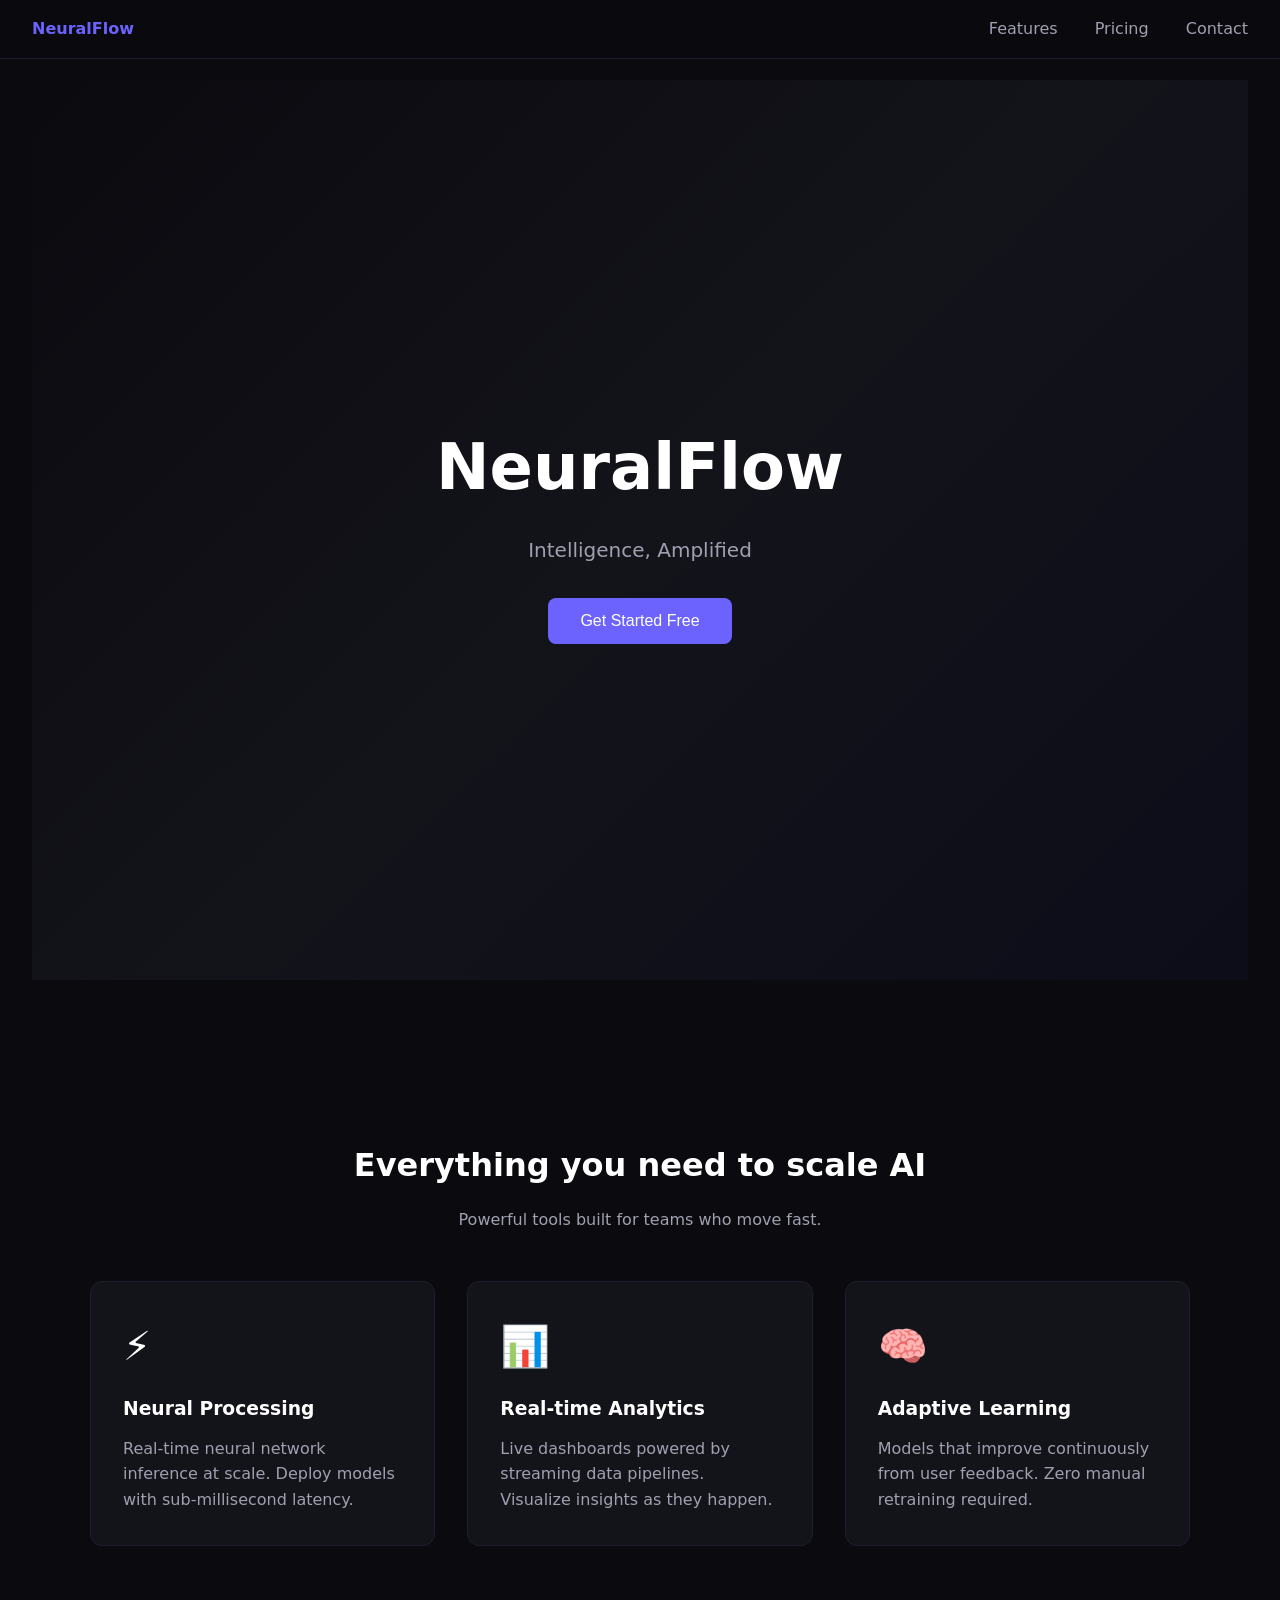
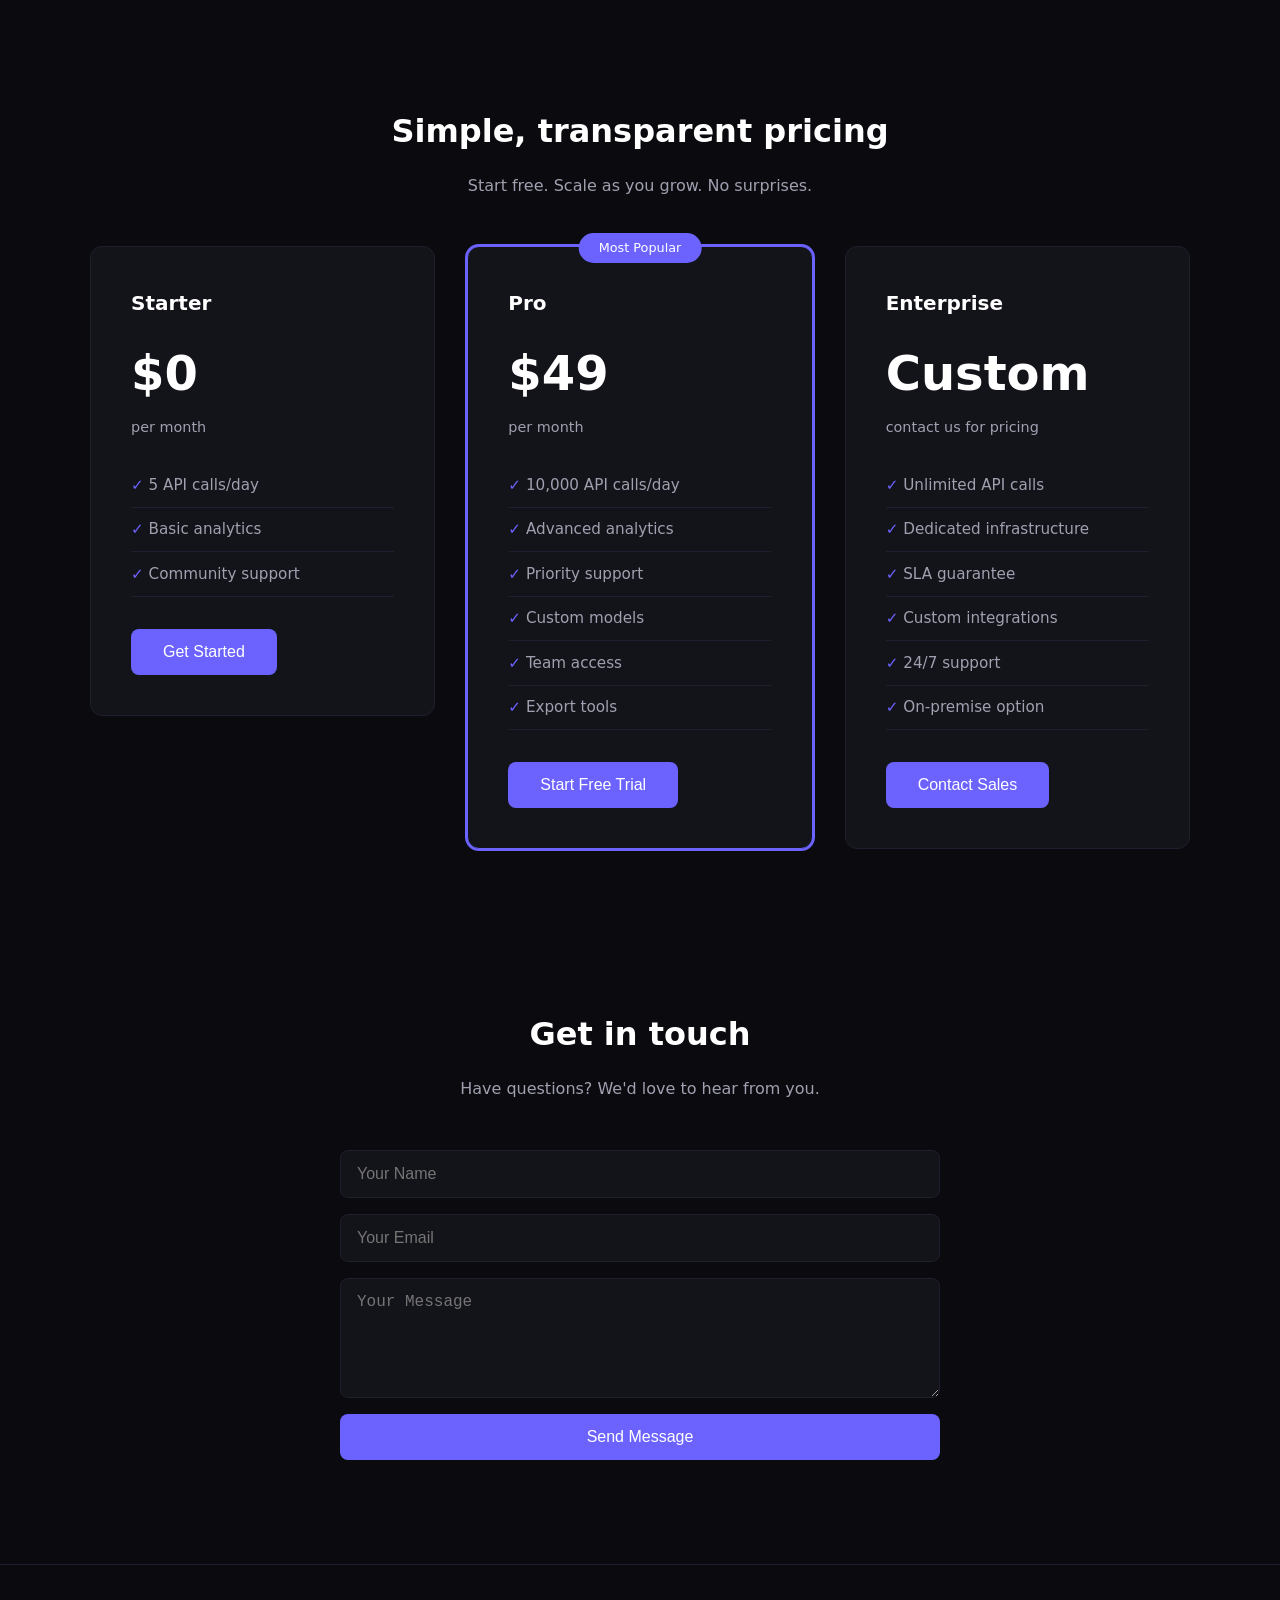
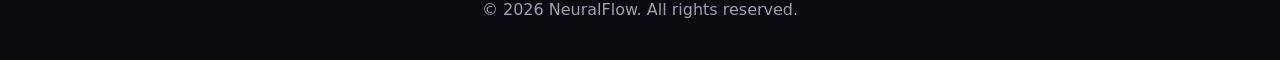
<file: src/index.html>
<!DOCTYPE html>
<html lang="en">
<head>
  <meta charset="UTF-8">
  <meta name="viewport" content="width=device-width, initial-scale=1.0">
  <title>NeuralFlow — Intelligence, Amplified</title>
  <link rel="stylesheet" href="styles.css">
</head>
<body>

  <!-- Nav -->
  <nav>
    <div class="nav-logo">NeuralFlow</div>
    <div class="nav-links">
      <a href="#features">Features</a>
      <a href="#pricing">Pricing</a>
      <a href="#contact">Contact</a>
    </div>
  </nav>

  <!-- Hero -->
  <section id="hero">
    <div class="hero">
      <div>
        <h1>NeuralFlow</h1>
        <p>Intelligence, Amplified</p>
        <button class="btn-primary">Get Started Free</button>
      </div>
    </div>
  </section>

  <!-- Features -->
  <section id="features">
    <div class="container">
      <h2>Everything you need to scale AI</h2>
      <p class="section-subtitle">Powerful tools built for teams who move fast.</p>
      <div class="features-grid">
        <div class="feature-card">
          <div class="feature-icon">⚡</div>
          <h3>Neural Processing</h3>
          <p>Real-time neural network inference at scale. Deploy models with sub-millisecond latency.</p>
        </div>
        <div class="feature-card">
          <div class="feature-icon">📊</div>
          <h3>Real-time Analytics</h3>
          <p>Live dashboards powered by streaming data pipelines. Visualize insights as they happen.</p>
        </div>
        <div class="feature-card">
          <div class="feature-icon">🧠</div>
          <h3>Adaptive Learning</h3>
          <p>Models that improve continuously from user feedback. Zero manual retraining required.</p>
        </div>
      </div>
    </div>
  </section>

  <!-- Pricing -->
  <section id="pricing">
    <div class="container">
      <h2>Simple, transparent pricing</h2>
      <p class="section-subtitle">Start free. Scale as you grow. No surprises.</p>
      <div class="pricing-grid">

        <!-- Starter -->
        <div class="pricing-card">
          <div class="tier-name">Starter</div>
          <div class="price">$0</div>
          <div class="price-period">per month</div>
          <ul class="features-list">
            <li>5 API calls/day</li>
            <li>Basic analytics</li>
            <li>Community support</li>
          </ul>
          <button class="btn-primary">Get Started</button>
        </div>

        <!-- Pro -->
        <div class="pricing-card pricing-card--featured">
          <div class="badge">Most Popular</div>
          <div class="tier-name">Pro</div>
          <div class="price">$49</div>
          <div class="price-period">per month</div>
          <ul class="features-list">
            <li>10,000 API calls/day</li>
            <li>Advanced analytics</li>
            <li>Priority support</li>
            <li>Custom models</li>
            <li>Team access</li>
            <li>Export tools</li>
          </ul>
          <button class="btn-primary">Start Free Trial</button>
        </div>

        <!-- Enterprise -->
        <div class="pricing-card">
          <div class="tier-name">Enterprise</div>
          <div class="price">Custom</div>
          <div class="price-period">contact us for pricing</div>
          <ul class="features-list">
            <li>Unlimited API calls</li>
            <li>Dedicated infrastructure</li>
            <li>SLA guarantee</li>
            <li>Custom integrations</li>
            <li>24/7 support</li>
            <li>On-premise option</li>
          </ul>
          <button class="btn-primary">Contact Sales</button>
        </div>

      </div>
    </div>
  </section>

  <!-- Contact -->
  <section id="contact">
    <div class="container">
      <h2>Get in touch</h2>
      <p class="section-subtitle">Have questions? We'd love to hear from you.</p>
      <form id="contact-form" class="contact-form">
        <input id="name" type="text" placeholder="Your Name" required>
        <input id="email" type="email" placeholder="Your Email" required>
        <textarea id="message" rows="5" placeholder="Your Message" required></textarea>
        <button type="submit" class="btn-primary">Send Message</button>
        <div id="form-status"></div>
      </form>
    </div>
  </section>

  <!-- Footer -->
  <footer>
    <p>&copy; 2026 NeuralFlow. All rights reserved.</p>
  </footer>

  <script>
    document.getElementById('contact-form').addEventListener('submit', async function(e) {
      e.preventDefault();
      const name = document.getElementById('name').value;
      const email = document.getElementById('email').value;
      const message = document.getElementById('message').value;
      const statusDiv = document.getElementById('form-status');
      try {
        const res = await fetch('http://localhost:3000/api/contact', {
          method: 'POST',
          headers: { 'Content-Type': 'application/json' },
          body: JSON.stringify({ name, email, message })
        });
        const data = await res.json();
        statusDiv.textContent = data.message || data.error;
        statusDiv.style.color = res.ok ? '#6c63ff' : '#ff6b6b';
      } catch (err) {
        statusDiv.textContent = 'Could not reach server. Is it running?';
        statusDiv.style.color = '#ff6b6b';
      }
    });
  </script>

</body>
</html>
</file>
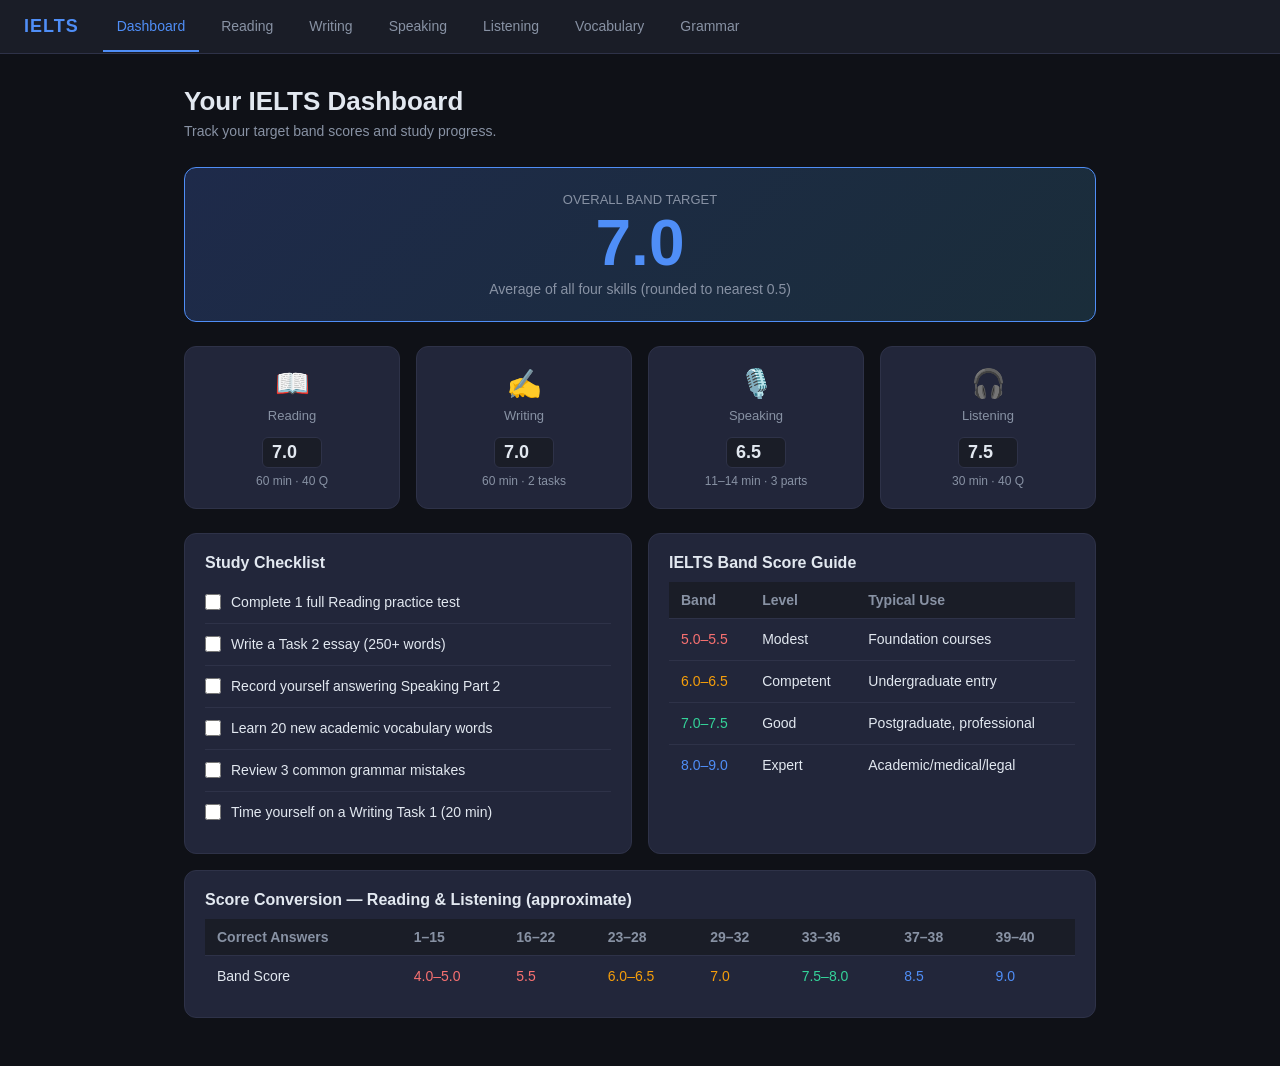
<file: ielts.html>
<!DOCTYPE html>
<html lang="en">
<head>
<meta charset="UTF-8">
<meta name="viewport" content="width=device-width, initial-scale=1.0">
<title>IELTS Prep</title>
<style>
  * { box-sizing: border-box; margin: 0; padding: 0; }

  :root {
    --bg: #0f1117;
    --surface: #1a1d27;
    --card: #22263a;
    --border: #2e3248;
    --accent: #4f8ef7;
    --accent2: #34d399;
    --accent3: #f59e0b;
    --accent4: #f87171;
    --text: #e2e8f0;
    --muted: #8892a4;
    --radius: 12px;
  }

  body {
    background: var(--bg);
    color: var(--text);
    font-family: -apple-system, BlinkMacSystemFont, 'Segoe UI', sans-serif;
    min-height: 100vh;
  }

  /* NAV */
  nav {
    background: var(--surface);
    border-bottom: 1px solid var(--border);
    padding: 0 24px;
    display: flex;
    align-items: center;
    gap: 8px;
    position: sticky;
    top: 0;
    z-index: 100;
  }
  .nav-logo {
    font-weight: 700;
    font-size: 18px;
    color: var(--accent);
    padding: 16px 0;
    margin-right: 16px;
    letter-spacing: 1px;
  }
  .nav-btn {
    background: none;
    border: none;
    color: var(--muted);
    padding: 16px 14px;
    cursor: pointer;
    font-size: 14px;
    font-weight: 500;
    border-bottom: 2px solid transparent;
    transition: color 0.2s, border-color 0.2s;
    white-space: nowrap;
  }
  .nav-btn:hover { color: var(--text); }
  .nav-btn.active { color: var(--accent); border-bottom-color: var(--accent); }

  /* PAGES */
  .page { display: none; padding: 32px 24px; max-width: 960px; margin: 0 auto; }
  .page.active { display: block; }

  h1 { font-size: 26px; font-weight: 700; margin-bottom: 6px; }
  h2 { font-size: 20px; font-weight: 600; margin-bottom: 16px; }
  h3 { font-size: 16px; font-weight: 600; margin-bottom: 10px; }
  .subtitle { color: var(--muted); font-size: 14px; margin-bottom: 28px; }

  /* CARDS */
  .card {
    background: var(--card);
    border: 1px solid var(--border);
    border-radius: var(--radius);
    padding: 20px;
    margin-bottom: 16px;
  }
  .grid-2 { display: grid; grid-template-columns: 1fr 1fr; gap: 16px; }
  .grid-4 { display: grid; grid-template-columns: repeat(4, 1fr); gap: 16px; }
  @media (max-width: 600px) {
    .grid-2 { grid-template-columns: 1fr; }
    .grid-4 { grid-template-columns: 1fr 1fr; }
  }

  /* DASHBOARD SCORE CARDS */
  .score-card {
    background: var(--card);
    border: 1px solid var(--border);
    border-radius: var(--radius);
    padding: 20px;
    text-align: center;
    cursor: pointer;
    transition: border-color 0.2s, transform 0.15s;
  }
  .score-card:hover { border-color: var(--accent); transform: translateY(-2px); }
  .score-card .icon { font-size: 28px; margin-bottom: 8px; }
  .score-card .label { font-size: 13px; color: var(--muted); margin-bottom: 6px; }
  .score-card .band { font-size: 32px; font-weight: 700; }
  .band-l { color: var(--accent); }
  .band-r { color: var(--accent2); }
  .band-w { color: var(--accent3); }
  .band-s { color: var(--accent4); }

  .overall-band {
    background: linear-gradient(135deg, #1e2a4a, #1a2d3a);
    border: 1px solid var(--accent);
    border-radius: var(--radius);
    padding: 24px;
    text-align: center;
    margin-bottom: 24px;
  }
  .overall-band .big { font-size: 64px; font-weight: 800; color: var(--accent); line-height: 1; }
  .overall-band .caption { color: var(--muted); font-size: 14px; margin-top: 6px; }

  /* BAND INPUT */
  .band-input {
    width: 60px;
    background: var(--surface);
    border: 1px solid var(--border);
    border-radius: 6px;
    color: var(--text);
    font-size: 18px;
    font-weight: 700;
    text-align: center;
    padding: 4px;
  }
  .band-input:focus { outline: none; border-color: var(--accent); }

  /* PROGRESS BAR */
  .progress-bar {
    background: var(--border);
    border-radius: 99px;
    height: 8px;
    overflow: hidden;
    margin-top: 8px;
  }
  .progress-fill {
    height: 100%;
    border-radius: 99px;
    transition: width 0.4s ease;
  }

  /* TAGS */
  .tag {
    display: inline-block;
    padding: 3px 10px;
    border-radius: 99px;
    font-size: 12px;
    font-weight: 600;
    margin-right: 6px;
    margin-bottom: 4px;
  }
  .tag-blue { background: #1e3a5f; color: var(--accent); }
  .tag-green { background: #14352a; color: var(--accent2); }
  .tag-yellow { background: #3b2c10; color: var(--accent3); }
  .tag-red { background: #3b1414; color: var(--accent4); }

  /* BUTTONS */
  .btn {
    display: inline-block;
    padding: 10px 20px;
    border-radius: 8px;
    font-size: 14px;
    font-weight: 600;
    cursor: pointer;
    border: none;
    transition: opacity 0.2s, transform 0.1s;
  }
  .btn:hover { opacity: 0.85; transform: translateY(-1px); }
  .btn:active { transform: translateY(0); }
  .btn-primary { background: var(--accent); color: #fff; }
  .btn-success { background: var(--accent2); color: #0f1117; }
  .btn-warning { background: var(--accent3); color: #0f1117; }
  .btn-outline {
    background: transparent;
    border: 1px solid var(--border);
    color: var(--text);
  }
  .btn-outline:hover { border-color: var(--accent); color: var(--accent); }

  /* READING */
  .passage-box {
    background: var(--surface);
    border: 1px solid var(--border);
    border-radius: 8px;
    padding: 20px;
    line-height: 1.8;
    font-size: 15px;
    max-height: 280px;
    overflow-y: auto;
    margin-bottom: 20px;
    color: #c8d0e0;
  }
  .passage-box p { margin-bottom: 12px; }

  .question-item {
    background: var(--surface);
    border: 1px solid var(--border);
    border-radius: 8px;
    padding: 16px;
    margin-bottom: 12px;
  }
  .question-item p { margin-bottom: 10px; font-weight: 500; }
  .options label {
    display: block;
    padding: 8px 12px;
    border-radius: 6px;
    cursor: pointer;
    font-size: 14px;
    transition: background 0.15s;
    margin-bottom: 4px;
    border: 1px solid transparent;
  }
  .options label:hover { background: var(--card); border-color: var(--border); }
  .options input[type=radio] { margin-right: 8px; accent-color: var(--accent); }
  .options label.correct { background: #14352a; border-color: var(--accent2); color: var(--accent2); }
  .options label.wrong { background: #3b1414; border-color: var(--accent4); color: var(--accent4); }

  .answer-key {
    display: none;
    background: var(--surface);
    border: 1px solid var(--accent2);
    border-radius: 8px;
    padding: 16px;
    margin-top: 16px;
    font-size: 14px;
  }
  .answer-key.show { display: block; }

  /* WRITING */
  .task-prompt {
    background: var(--surface);
    border-left: 3px solid var(--accent3);
    padding: 16px;
    border-radius: 0 8px 8px 0;
    margin-bottom: 16px;
    font-size: 14px;
    line-height: 1.7;
    color: #c8d0e0;
  }
  .writing-area {
    width: 100%;
    background: var(--surface);
    border: 1px solid var(--border);
    border-radius: 8px;
    color: var(--text);
    font-size: 15px;
    line-height: 1.7;
    padding: 16px;
    resize: vertical;
    min-height: 200px;
    font-family: inherit;
  }
  .writing-area:focus { outline: none; border-color: var(--accent); }
  .word-count { font-size: 13px; color: var(--muted); margin-top: 6px; text-align: right; }
  .word-count.ok { color: var(--accent2); }
  .word-count.warn { color: var(--accent3); }

  .band-grid {
    display: grid;
    grid-template-columns: repeat(4, 1fr);
    gap: 8px;
    margin-top: 12px;
  }
  .band-cell {
    background: var(--surface);
    border: 1px solid var(--border);
    border-radius: 6px;
    padding: 10px;
    font-size: 12px;
    line-height: 1.5;
  }
  .band-cell .score { font-size: 18px; font-weight: 700; color: var(--accent); margin-bottom: 4px; }

  /* SPEAKING */
  .part-header {
    display: flex;
    align-items: center;
    gap: 10px;
    margin-bottom: 14px;
  }
  .part-badge {
    background: var(--accent);
    color: #fff;
    font-size: 12px;
    font-weight: 700;
    padding: 3px 10px;
    border-radius: 99px;
  }
  .topic-card {
    background: var(--surface);
    border: 1px solid var(--border);
    border-radius: 8px;
    padding: 14px;
    margin-bottom: 10px;
    cursor: pointer;
    transition: border-color 0.2s;
  }
  .topic-card:hover { border-color: var(--accent); }
  .topic-card .topic-title { font-weight: 600; margin-bottom: 6px; }
  .topic-card .cue-card {
    display: none;
    margin-top: 10px;
    background: var(--card);
    border-radius: 6px;
    padding: 12px;
    font-size: 13px;
    line-height: 1.7;
    color: #c8d0e0;
  }
  .topic-card.open .cue-card { display: block; }
  .cue-card ul { padding-left: 18px; margin-top: 6px; }
  .cue-card li { margin-bottom: 3px; }

  .tips-list { list-style: none; padding: 0; }
  .tips-list li {
    padding: 8px 0 8px 24px;
    border-bottom: 1px solid var(--border);
    font-size: 14px;
    position: relative;
    line-height: 1.6;
  }
  .tips-list li::before { content: "→"; position: absolute; left: 0; color: var(--accent); }
  .tips-list li:last-child { border-bottom: none; }

  /* VOCABULARY */
  .vocab-tabs { display: flex; gap: 8px; flex-wrap: wrap; margin-bottom: 20px; }
  .vtab {
    padding: 6px 14px;
    border-radius: 99px;
    font-size: 13px;
    font-weight: 600;
    cursor: pointer;
    border: 1px solid var(--border);
    background: var(--surface);
    color: var(--muted);
    transition: all 0.15s;
  }
  .vtab:hover { color: var(--text); }
  .vtab.active { background: var(--accent); border-color: var(--accent); color: #fff; }
  .vocab-section { display: none; }
  .vocab-section.active { display: block; }

  .word-grid {
    display: grid;
    grid-template-columns: repeat(auto-fill, minmax(200px, 1fr));
    gap: 10px;
  }
  .word-card {
    background: var(--surface);
    border: 1px solid var(--border);
    border-radius: 8px;
    padding: 12px;
    transition: border-color 0.2s;
  }
  .word-card:hover { border-color: var(--accent); }
  .word-card .word { font-weight: 700; font-size: 15px; margin-bottom: 3px; }
  .word-card .pos { font-size: 11px; color: var(--accent); font-style: italic; margin-bottom: 4px; }
  .word-card .def { font-size: 12px; color: var(--muted); line-height: 1.5; }
  .word-card .example { font-size: 12px; color: #7a86a0; margin-top: 5px; font-style: italic; border-top: 1px solid var(--border); padding-top: 5px; }

  /* GRAMMAR */
  .error-card {
    background: var(--surface);
    border: 1px solid var(--border);
    border-radius: 8px;
    padding: 16px;
    margin-bottom: 12px;
  }
  .error-card .wrong-eg {
    background: #3b1414;
    border-radius: 6px;
    padding: 8px 12px;
    font-size: 14px;
    margin: 8px 0 4px;
    color: var(--accent4);
  }
  .error-card .right-eg {
    background: #14352a;
    border-radius: 6px;
    padding: 8px 12px;
    font-size: 14px;
    margin-bottom: 8px;
    color: var(--accent2);
  }
  .error-card .explanation { font-size: 13px; color: var(--muted); line-height: 1.6; }

  /* TIMER */
  .timer-bar {
    display: flex;
    align-items: center;
    gap: 12px;
    background: var(--surface);
    border: 1px solid var(--border);
    border-radius: 8px;
    padding: 10px 16px;
    margin-bottom: 16px;
  }
  .timer-display { font-size: 22px; font-weight: 700; color: var(--accent3); font-variant-numeric: tabular-nums; }
  .timer-display.urgent { color: var(--accent4); animation: pulse 1s infinite; }
  @keyframes pulse { 0%,100%{opacity:1} 50%{opacity:0.6} }

  /* CHECKLIST */
  .check-item {
    display: flex;
    align-items: flex-start;
    gap: 10px;
    padding: 10px 0;
    border-bottom: 1px solid var(--border);
    font-size: 14px;
    line-height: 1.5;
  }
  .check-item:last-child { border-bottom: none; }
  .check-item input[type=checkbox] { margin-top: 2px; accent-color: var(--accent2); width: 16px; height: 16px; flex-shrink: 0; }
  .check-item.done label { text-decoration: line-through; color: var(--muted); }

  /* SCORE TABLE */
  table { width: 100%; border-collapse: collapse; font-size: 14px; }
  th { text-align: left; padding: 10px 12px; background: var(--surface); color: var(--muted); font-weight: 600; border-bottom: 1px solid var(--border); }
  td { padding: 10px 12px; border-bottom: 1px solid var(--border); vertical-align: top; line-height: 1.5; }
  tr:last-child td { border-bottom: none; }
  tr:hover td { background: rgba(255,255,255,0.02); }

  /* SCROLLBAR */
  ::-webkit-scrollbar { width: 6px; height: 6px; }
  ::-webkit-scrollbar-track { background: var(--bg); }
  ::-webkit-scrollbar-thumb { background: var(--border); border-radius: 3px; }
  ::-webkit-scrollbar-thumb:hover { background: var(--muted); }

  /* DIVIDER */
  hr { border: none; border-top: 1px solid var(--border); margin: 20px 0; }
</style>
</head>
<body>

<nav>
  <div class="nav-logo">IELTS</div>
  <button class="nav-btn active" onclick="showPage('dashboard')">Dashboard</button>
  <button class="nav-btn" onclick="showPage('reading')">Reading</button>
  <button class="nav-btn" onclick="showPage('writing')">Writing</button>
  <button class="nav-btn" onclick="showPage('speaking')">Speaking</button>
  <button class="nav-btn" onclick="showPage('listening')">Listening</button>
  <button class="nav-btn" onclick="showPage('vocab')">Vocabulary</button>
  <button class="nav-btn" onclick="showPage('grammar')">Grammar</button>
</nav>

<!-- ===================== DASHBOARD ===================== -->
<div id="page-dashboard" class="page active">
  <h1>Your IELTS Dashboard</h1>
  <p class="subtitle">Track your target band scores and study progress.</p>

  <div class="overall-band">
    <div style="color:var(--muted);font-size:13px;margin-bottom:4px;">OVERALL BAND TARGET</div>
    <div class="big" id="overall-display">7.0</div>
    <div class="caption">Average of all four skills (rounded to nearest 0.5)</div>
  </div>

  <div class="grid-4" style="margin-bottom:24px;">
    <div class="score-card" onclick="showPage('reading')">
      <div class="icon">📖</div>
      <div class="label">Reading</div>
      <div class="band band-r"><input class="band-input" id="band-r" type="number" min="1" max="9" step="0.5" value="7.0" oninput="updateOverall()"></div>
      <div style="font-size:12px;color:var(--muted);margin-top:6px;">60 min · 40 Q</div>
    </div>
    <div class="score-card" onclick="showPage('writing')">
      <div class="icon">✍️</div>
      <div class="label">Writing</div>
      <div class="band band-w"><input class="band-input" id="band-w" type="number" min="1" max="9" step="0.5" value="7.0" oninput="updateOverall()"></div>
      <div style="font-size:12px;color:var(--muted);margin-top:6px;">60 min · 2 tasks</div>
    </div>
    <div class="score-card" onclick="showPage('speaking')">
      <div class="icon">🎙️</div>
      <div class="label">Speaking</div>
      <div class="band band-s"><input class="band-input" id="band-s" type="number" min="1" max="9" step="0.5" value="6.5" oninput="updateOverall()"></div>
      <div style="font-size:12px;color:var(--muted);margin-top:6px;">11–14 min · 3 parts</div>
    </div>
    <div class="score-card">
      <div class="icon">🎧</div>
      <div class="label">Listening</div>
      <div class="band band-l"><input class="band-input" id="band-l" type="number" min="1" max="9" step="0.5" value="7.5" oninput="updateOverall()"></div>
      <div style="font-size:12px;color:var(--muted);margin-top:6px;">30 min · 40 Q</div>
    </div>
  </div>

  <div class="grid-2">
    <div class="card">
      <h3>Study Checklist</h3>
      <div id="checklist">
        <div class="check-item" id="ci-1"><input type="checkbox" id="c1" onchange="saveChecks()"><label for="c1">Complete 1 full Reading practice test</label></div>
        <div class="check-item" id="ci-2"><input type="checkbox" id="c2" onchange="saveChecks()"><label for="c2">Write a Task 2 essay (250+ words)</label></div>
        <div class="check-item" id="ci-3"><input type="checkbox" id="c3" onchange="saveChecks()"><label for="c3">Record yourself answering Speaking Part 2</label></div>
        <div class="check-item" id="ci-4"><input type="checkbox" id="c4" onchange="saveChecks()"><label for="c4">Learn 20 new academic vocabulary words</label></div>
        <div class="check-item" id="ci-5"><input type="checkbox" id="c5" onchange="saveChecks()"><label for="c5">Review 3 common grammar mistakes</label></div>
        <div class="check-item" id="ci-6"><input type="checkbox" id="c6" onchange="saveChecks()"><label for="c6">Time yourself on a Writing Task 1 (20 min)</label></div>
      </div>
    </div>

    <div class="card">
      <h3>IELTS Band Score Guide</h3>
      <table>
        <tr><th>Band</th><th>Level</th><th>Typical Use</th></tr>
        <tr><td style="color:var(--accent4)">5.0–5.5</td><td>Modest</td><td>Foundation courses</td></tr>
        <tr><td style="color:var(--accent3)">6.0–6.5</td><td>Competent</td><td>Undergraduate entry</td></tr>
        <tr><td style="color:var(--accent2)">7.0–7.5</td><td>Good</td><td>Postgraduate, professional</td></tr>
        <tr><td style="color:var(--accent)">8.0–9.0</td><td>Expert</td><td>Academic/medical/legal</td></tr>
      </table>
    </div>
  </div>

  <div class="card" style="margin-top:0;">
    <h3>Score Conversion — Reading &amp; Listening (approximate)</h3>
    <table>
      <tr><th>Correct Answers</th><th>1–15</th><th>16–22</th><th>23–28</th><th>29–32</th><th>33–36</th><th>37–38</th><th>39–40</th></tr>
      <tr><td>Band Score</td><td style="color:var(--accent4)">4.0–5.0</td><td style="color:var(--accent4)">5.5</td><td style="color:var(--accent3)">6.0–6.5</td><td style="color:var(--accent3)">7.0</td><td style="color:var(--accent2)">7.5–8.0</td><td style="color:var(--accent)">8.5</td><td style="color:var(--accent)">9.0</td></tr>
    </table>
  </div>
</div>

<!-- ===================== READING ===================== -->
<div id="page-reading" class="page">
  <h1>Reading Practice</h1>
  <p class="subtitle">3 academic passages · ~13 minutes each · 10 questions per passage</p>

  <div class="timer-bar">
    <span style="font-size:14px;color:var(--muted);">Timer:</span>
    <span class="timer-display" id="read-timer">13:00</span>
    <button class="btn btn-primary" style="padding:6px 14px;font-size:13px;" onclick="startTimer('read-timer',780)">Start</button>
    <button class="btn btn-outline" style="padding:6px 14px;font-size:13px;" onclick="resetTimer('read-timer',780)">Reset</button>
  </div>

  <div style="display:flex;gap:8px;flex-wrap:wrap;margin-bottom:16px;" id="passage-selector"></div>

  <div class="card">
    <h3 id="passage-title"></h3>
    <div class="passage-box" id="passage-body"></div>
    <h3 style="margin-bottom:14px;">Questions 1–10</h3>
    <div id="reading-questions"></div>

    <div id="reading-tfng-section" style="display:none;">
      <hr style="margin:20px 0;">
      <h3 style="margin-bottom:8px;">True / False / Not Given — Questions 11–15</h3>
      <p style="font-size:13px;color:var(--muted);margin-bottom:14px;">
        <strong style="color:var(--accent2);">TRUE</strong> = the statement agrees with information in the passage &nbsp;·&nbsp;
        <strong style="color:var(--accent4);">FALSE</strong> = the statement contradicts the passage &nbsp;·&nbsp;
        <strong style="color:var(--accent3);">NOT GIVEN</strong> = the passage contains no information on this
      </p>
      <div id="reading-tfng"></div>
    </div>

    <div style="display:flex;gap:10px;margin-top:16px;">
      <button class="btn btn-success" onclick="checkReading()">Check Answers</button>
      <button class="btn btn-outline" onclick="resetReading()">Reset</button>
    </div>
    <div class="answer-key" id="answer-key">
      <strong style="color:var(--accent2);">Answer Key:</strong>
      <div id="answer-key-content" style="margin-top:10px;font-size:14px;line-height:2;"></div>
    </div>
  </div>
</div>

<!-- ===================== WRITING ===================== -->
<div id="page-writing" class="page">
  <h1>Writing Practice</h1>
  <p class="subtitle">Task 1 (20 min · 150 words min) &nbsp;·&nbsp; Task 2 (40 min · 250 words min)</p>

  <div style="display:flex;gap:10px;margin-bottom:20px;">
    <button class="btn btn-warning" onclick="showWritingTask(1)" id="wbtn1">Task 1</button>
    <button class="btn btn-outline" onclick="showWritingTask(2)" id="wbtn2">Task 2</button>
  </div>

  <!-- TASK 1 -->
  <div id="writing-task1">
    <div class="card">
      <h3>Task 1 — Academic</h3>
      <div class="timer-bar" style="margin-bottom:12px;">
        <span style="font-size:14px;color:var(--muted);">Timer:</span>
        <span class="timer-display" id="w1-timer">20:00</span>
        <button class="btn btn-warning" style="padding:6px 14px;font-size:13px;" onclick="startTimer('w1-timer',1200)">Start</button>
        <button class="btn btn-outline" style="padding:6px 14px;font-size:13px;" onclick="resetTimer('w1-timer',1200)">Reset</button>
      </div>
      <div class="task-prompt" id="task1-prompt"></div>
      <div style="text-align:right;margin-bottom:8px;">
        <button class="btn btn-outline" style="padding:4px 12px;font-size:12px;" onclick="newTask1Prompt()">New Prompt</button>
      </div>
      <textarea class="writing-area" id="task1-text" placeholder="Write your Task 1 response here..." oninput="countWords('task1-text','wc1',150)"></textarea>
      <div class="word-count" id="wc1">0 / 150 words minimum</div>
    </div>

    <div class="card">
      <h3>Task 1 Band Descriptors</h3>
      <div class="band-grid">
        <div class="band-cell"><div class="score">5</div><strong>Task Achievement:</strong> Covers main features but may be inaccurate or unclear. Limited overview.</div>
        <div class="band-cell"><div class="score">6</div><strong>Task Achievement:</strong> Addresses task adequately. Overview present but not fully developed. Key features covered.</div>
        <div class="band-cell" style="border-color:var(--accent2)"><div class="score" style="color:var(--accent2)">7</div><strong>Task Achievement:</strong> Clear overview. Main trends identified. Minor inaccuracies. Data clearly selected.</div>
        <div class="band-cell" style="border-color:var(--accent)"><div class="score">8</div><strong>Task Achievement:</strong> Fully addresses all requirements. Well-developed overview. Relevant data accurately selected and highlighted.</div>
      </div>
      <hr>
      <h3 style="margin-top:4px;">Task 1 Formula</h3>
      <ul class="tips-list">
        <li><strong>Para 1 — Paraphrase</strong> the question in your own words (1–2 sentences)</li>
        <li><strong>Para 2 — Overview</strong> of the most striking trends/features (no data, just the big picture)</li>
        <li><strong>Para 3 — Detail 1</strong> with specific figures, comparisons, and trends</li>
        <li><strong>Para 4 — Detail 2</strong> with remaining key data points</li>
        <li>Use precise language: <em>rose sharply, declined gradually, remained relatively stable, peaked at, accounted for</em></li>
      </ul>
    </div>
  </div>

  <!-- TASK 2 -->
  <div id="writing-task2" style="display:none;">
    <div class="card">
      <h3>Task 2 — Essay</h3>
      <div class="timer-bar" style="margin-bottom:12px;">
        <span style="font-size:14px;color:var(--muted);">Timer:</span>
        <span class="timer-display" id="w2-timer">40:00</span>
        <button class="btn btn-primary" style="padding:6px 14px;font-size:13px;" onclick="startTimer('w2-timer',2400)">Start</button>
        <button class="btn btn-outline" style="padding:6px 14px;font-size:13px;" onclick="resetTimer('w2-timer',2400)">Reset</button>
      </div>
      <div class="task-prompt" id="task2-prompt"></div>
      <div style="text-align:right;margin-bottom:8px;">
        <button class="btn btn-outline" style="padding:4px 12px;font-size:12px;" onclick="newTask2Prompt()">New Prompt</button>
      </div>
      <textarea class="writing-area" id="task2-text" placeholder="Write your Task 2 essay here..." style="min-height:280px;" oninput="countWords('task2-text','wc2',250)"></textarea>
      <div class="word-count" id="wc2">0 / 250 words minimum</div>
    </div>

    <div class="card">
      <h3>Task 2 Band Descriptors</h3>
      <div class="band-grid">
        <div class="band-cell"><div class="score">5</div>Position is unclear. Ideas are limited or underdeveloped. Weak cohesion. Limited vocabulary range.</div>
        <div class="band-cell"><div class="score">6</div>Relevant position. Some ideas developed. Coherence is generally maintained. Adequate vocabulary.</div>
        <div class="band-cell" style="border-color:var(--accent2)"><div class="score" style="color:var(--accent2)">7</div>Clear position throughout. Main ideas extended and supported. Logical paragraphing. Varied vocabulary with some errors.</div>
        <div class="band-cell" style="border-color:var(--accent)"><div class="score">8</div>Fully developed argument. Well-supported ideas. Sophisticated cohesion. Wide, precise vocabulary. Rare grammatical errors.</div>
      </div>
      <hr>
      <h3 style="margin-top:4px;">Task 2 Essay Structure (Opinion)</h3>
      <ul class="tips-list">
        <li><strong>Intro (50–70 words):</strong> Paraphrase topic → state your position clearly</li>
        <li><strong>Body 1 (90–110 words):</strong> First main argument → explain → example/evidence</li>
        <li><strong>Body 2 (90–110 words):</strong> Second argument or counter-argument + rebuttal</li>
        <li><strong>Conclusion (40–60 words):</strong> Restate position → summarise key points (no new ideas)</li>
        <li>Aim for exactly 270–290 words to leave time for review</li>
      </ul>
    </div>
  </div>
</div>

<!-- ===================== SPEAKING ===================== -->
<div id="page-speaking" class="page">
  <h1>Speaking Practice</h1>
  <p class="subtitle">11–14 minutes · 3 parts · Examiner-assessed live</p>

  <div class="grid-2">
    <div>
      <div class="card">
        <div class="part-header">
          <span class="part-badge">Part 1</span>
          <h3 style="margin:0;">Introduction &amp; Interview (4–5 min)</h3>
        </div>
        <p style="font-size:13px;color:var(--muted);margin-bottom:12px;">Familiar topics — home, family, work, hobbies. Give extended answers (2–3 sentences).</p>
        <div id="part1-topics"></div>
      </div>

      <div class="card">
        <div class="part-header">
          <span class="part-badge" style="background:var(--accent3);color:#000">Part 3</span>
          <h3 style="margin:0;">Discussion (4–5 min)</h3>
        </div>
        <p style="font-size:13px;color:var(--muted);margin-bottom:12px;">Abstract questions linked to Part 2 topic. Show depth of thought.</p>
        <div id="part3-topics"></div>
      </div>
    </div>

    <div>
      <div class="card">
        <div class="part-header">
          <span class="part-badge" style="background:var(--accent2);color:#000">Part 2</span>
          <h3 style="margin:0;">Cue Card (3–4 min)</h3>
        </div>
        <p style="font-size:13px;color:var(--muted);margin-bottom:12px;">1 min to prepare, 2 min to speak. Use the cue card bullet points.</p>
        <div id="part2-topics"></div>
      </div>
    </div>
  </div>

  <div class="card">
    <h3>Speaking Assessment Criteria (equally weighted)</h3>
    <table>
      <tr><th>Criterion</th><th>What examiners look for</th><th>Tips</th></tr>
      <tr><td><span class="tag tag-blue">Fluency &amp; Coherence</span></td><td>Speaks without long pauses; ideas flow logically</td><td>Use discourse markers: <em>Well, Actually, What I mean is, That said</em></td></tr>
      <tr><td><span class="tag tag-green">Lexical Resource</span></td><td>Range and accuracy of vocabulary; avoids repetition</td><td>Learn collocations, not just single words</td></tr>
      <tr><td><span class="tag tag-yellow">Grammatical Range</span></td><td>Uses complex structures; errors don't impede understanding</td><td>Mix tenses; use conditionals, passives, relative clauses</td></tr>
      <tr><td><span class="tag tag-red">Pronunciation</span></td><td>Clear enough to understand; uses stress and intonation</td><td>Focus on word stress, not accent</td></tr>
    </table>

    <hr>
    <h3>Top Tips</h3>
    <ul class="tips-list">
      <li>Never answer Part 1 questions with just "Yes" or "No" — always add a reason or example</li>
      <li>In Part 2, structure: describe the topic → explain when/where → say how you felt → why it was memorable</li>
      <li>In Part 3, use phrases like <em>"From my perspective…", "It's a complex issue, but…", "In contrast to…"</em></li>
      <li>Hesitation phrases: <em>"That's an interesting question…", "Let me think about that for a moment…"</em></li>
      <li>Record yourself — most learners are surprised by their actual fluency vs. perceived fluency</li>
    </ul>
  </div>
</div>

<!-- ===================== VOCABULARY ===================== -->
<div id="page-vocab" class="page">
  <h1>Academic Vocabulary</h1>
  <p class="subtitle">High-frequency words for IELTS Academic. Click a topic to explore.</p>

  <div style="display:flex;gap:12px;align-items:center;margin-bottom:14px;">
    <button class="btn btn-success" id="quiz-btn" onclick="startVocabQuiz()">Start Quiz</button>
    <span style="font-size:13px;color:var(--muted);">Test yourself — 10 random words from all topics</span>
  </div>
  <div id="vocab-quiz" style="display:none;"></div>
  <div class="vocab-tabs" id="vocab-tabs"></div>
  <div id="vocab-content"></div>
</div>

<!-- ===================== LISTENING ===================== -->
<div id="page-listening" class="page">
  <h1>Listening Practice</h1>
  <p class="subtitle">30 minutes · 4 sections · 40 questions · Read the transcript and answer questions</p>

  <div class="grid-4" style="margin-bottom:20px;">
    <div class="card" style="margin:0;">
      <div style="font-size:24px;font-weight:800;color:var(--accent);margin-bottom:6px;">Section 1</div>
      <div style="font-size:13px;font-weight:600;margin-bottom:4px;">Social / Daily Life</div>
      <div style="font-size:12px;color:var(--muted);line-height:1.6;">2 speakers in an everyday conversation — booking, enquiry, registration. 10 questions. Easiest section.</div>
    </div>
    <div class="card" style="margin:0;">
      <div style="font-size:24px;font-weight:800;color:var(--accent2);margin-bottom:6px;">Section 2</div>
      <div style="font-size:13px;font-weight:600;margin-bottom:4px;">Social / Community</div>
      <div style="font-size:12px;color:var(--muted);line-height:1.6;">1 speaker on a social topic — local facilities, event information, announcements. 10 questions.</div>
    </div>
    <div class="card" style="margin:0;">
      <div style="font-size:24px;font-weight:800;color:var(--accent3);margin-bottom:6px;">Section 3</div>
      <div style="font-size:13px;font-weight:600;margin-bottom:4px;">Educational / Training</div>
      <div style="font-size:12px;color:var(--muted);line-height:1.6;">2–4 speakers in an academic context — tutorials, project discussions. 10 questions.</div>
    </div>
    <div class="card" style="margin:0;">
      <div style="font-size:24px;font-weight:800;color:var(--accent4);margin-bottom:6px;">Section 4</div>
      <div style="font-size:13px;font-weight:600;margin-bottom:4px;">Academic Lecture</div>
      <div style="font-size:12px;color:var(--muted);line-height:1.6;">1 speaker delivering a lecture on an academic subject. No pauses. 10 questions. Hardest section.</div>
    </div>
  </div>

  <div class="grid-2" style="margin-bottom:20px;">
    <div class="card">
      <h3>Question Types</h3>
      <table>
        <tr><th>Type</th><th>Key Tip</th></tr>
        <tr><td><span class="tag tag-blue">Form completion</span></td><td>Spell names/numbers carefully. Answers appear in order.</td></tr>
        <tr><td><span class="tag tag-green">Multiple choice</span></td><td>Read all options before audio plays. Eliminate distractors.</td></tr>
        <tr><td><span class="tag tag-yellow">Sentence completion</span></td><td>No more than 3 words. Check the completed sentence is grammatical.</td></tr>
        <tr><td><span class="tag tag-red">Matching</span></td><td>Answers may not follow list order. Listen for paraphrase.</td></tr>
        <tr><td><span class="tag tag-blue">Map / diagram labelling</span></td><td>Orientate yourself before audio plays. Use directions as cues.</td></tr>
        <tr><td><span class="tag tag-green">Short answer</span></td><td>Stay within the word limit. Use exact words from the recording.</td></tr>
      </table>
    </div>
    <div class="card">
      <h3>Top Strategies</h3>
      <ul class="tips-list">
        <li><strong>Predict before you listen.</strong> Use reading time to predict the answer type (name? number? place?).</li>
        <li><strong>Listen for paraphrase.</strong> Recordings rarely use the exact words of the question — expect synonyms.</li>
        <li><strong>Write as you listen.</strong> Answers in Sections 1–3 appear in order — do not wait until the end.</li>
        <li><strong>Spell carefully.</strong> In form completion, one wrong letter loses the mark.</li>
        <li><strong>Never leave blanks.</strong> There is no penalty for wrong answers — always attempt every question.</li>
        <li><strong>Beware distractors.</strong> Speakers often mention a wrong answer first and then correct it — wait for the final answer.</li>
        <li><strong>Check grammar.</strong> Your answer must fit grammatically into the sentence or form.</li>
        <li><strong>Transfer carefully.</strong> You have 10 minutes at the end — check spelling and that answers are in the right boxes.</li>
      </ul>
    </div>
  </div>

  <!-- Transcript exercises -->
  <div class="card">
    <div style="display:flex;justify-content:space-between;align-items:center;margin-bottom:6px;flex-wrap:wrap;gap:8px;">
      <h3 id="listen-title" style="margin:0;"></h3>
      <div style="display:flex;gap:8px;" id="listen-passage-btns"></div>
    </div>
    <p style="font-size:13px;color:var(--muted);margin-bottom:16px;" id="listen-subtitle"></p>

    <div style="background:var(--surface);border:1px solid var(--border);border-radius:8px;padding:20px;margin-bottom:20px;font-size:14px;line-height:1.9;color:#c8d0e0;max-height:300px;overflow-y:auto;" id="listen-transcript"></div>

    <h3 style="margin-bottom:14px;">Questions</h3>
    <div id="listen-questions"></div>

    <div style="display:flex;gap:10px;margin-top:16px;">
      <button class="btn btn-success" onclick="checkListening()">Check Answers</button>
      <button class="btn btn-outline" onclick="resetListening()">Reset</button>
    </div>
    <div class="answer-key" id="listen-answer-key">
      <strong style="color:var(--accent2);">Answer Key:</strong>
      <div id="listen-answer-content" style="margin-top:10px;font-size:14px;line-height:2;"></div>
    </div>
  </div>
</div>

<!-- ===================== GRAMMAR ===================== -->
<div id="page-grammar" class="page">
  <h1>Common Grammar Mistakes</h1>
  <p class="subtitle">Errors that cost IELTS test-takers band points — and how to fix them.</p>

  <div id="grammar-content"></div>
</div>

<script>
// ─── NAV ──────────────────────────────────────────────────────────────────────
function showPage(id) {
  document.querySelectorAll('.page').forEach(p => p.classList.remove('active'));
  document.querySelectorAll('.nav-btn').forEach(b => b.classList.remove('active'));
  document.getElementById('page-' + id).classList.add('active');
  const btns = document.querySelectorAll('.nav-btn');
  const pages = ['dashboard','reading','writing','speaking','listening','vocab','grammar'];
  btns[pages.indexOf(id)].classList.add('active');
}

// ─── DASHBOARD ────────────────────────────────────────────────────────────────
function updateOverall() {
  const ids = ['band-r','band-w','band-s','band-l'];
  const vals = ids.map(id => parseFloat(document.getElementById(id).value) || 0);
  const avg = vals.reduce((a,b) => a+b, 0) / 4;
  const rounded = Math.round(avg * 2) / 2;
  document.getElementById('overall-display').textContent = rounded.toFixed(1);
  saveBands();
}

function saveBands() {
  ['band-r','band-w','band-s','band-l'].forEach(id => {
    localStorage.setItem(id, document.getElementById(id).value);
  });
}

function loadBands() {
  ['band-r','band-w','band-s','band-l'].forEach(id => {
    const v = localStorage.getItem(id);
    if (v) document.getElementById(id).value = v;
  });
  updateOverall();
}

function saveChecks() {
  for (let i = 1; i <= 6; i++) {
    const el = document.getElementById('c' + i);
    localStorage.setItem('check' + i, el.checked);
    document.getElementById('ci-' + i).classList.toggle('done', el.checked);
  }
}

function loadChecks() {
  for (let i = 1; i <= 6; i++) {
    const v = localStorage.getItem('check' + i) === 'true';
    document.getElementById('c' + i).checked = v;
    document.getElementById('ci-' + i).classList.toggle('done', v);
  }
}

// ─── TIMER ────────────────────────────────────────────────────────────────────
const timers = {};

function startTimer(id, total) {
  if (timers[id]) return;
  let remaining = parseInt(document.getElementById(id).dataset.remaining || total);
  timers[id] = setInterval(() => {
    remaining--;
    document.getElementById(id).dataset.remaining = remaining;
    const m = Math.floor(remaining / 60), s = remaining % 60;
    document.getElementById(id).textContent = `${String(m).padStart(2,'0')}:${String(s).padStart(2,'0')}`;
    document.getElementById(id).classList.toggle('urgent', remaining <= 60);
    if (remaining <= 0) { clearInterval(timers[id]); delete timers[id]; document.getElementById(id).textContent = '00:00'; }
  }, 1000);
}

function resetTimer(id, total) {
  clearInterval(timers[id]); delete timers[id];
  delete document.getElementById(id).dataset.remaining;
  const m = Math.floor(total/60), s = total%60;
  document.getElementById(id).textContent = `${String(m).padStart(2,'0')}:${String(s).padStart(2,'0')}`;
  document.getElementById(id).classList.remove('urgent');
}

// ─── READING ──────────────────────────────────────────────────────────────────
const passages = [
  {
    title: "Passage 1: The Science of Sleep",
    body: `
      <p><strong>A</strong> Sleep is one of the most fundamental biological processes, yet it remains one of the least understood. Scientists have long debated why humans and animals need to sleep at all, given that it renders them vulnerable and temporarily halts productive activity. Recent research, however, suggests that sleep serves multiple critical functions — from memory consolidation to cellular repair — that cannot be performed while awake.</p>
      <p><strong>B</strong> The human sleep cycle consists of several distinct stages, broadly classified into REM (rapid eye movement) and non-REM sleep. Non-REM sleep progresses through three stages of increasing depth. In the deepest stage, known as slow-wave sleep, the brain emits large, synchronised electrical waves, the heart rate slows, and the body undertakes much of its physical restoration. REM sleep, by contrast, is characterised by brain activity resembling wakefulness, paralysis of most voluntary muscles, and vivid dreaming. A full cycle lasts approximately 90 minutes, and healthy adults complete four to six cycles per night.</p>
      <p><strong>C</strong> One prevailing theory, the synaptic homeostasis hypothesis, proposes that wakefulness causes a net increase in synaptic strength across the brain. As we learn and experience new things, synaptic connections are reinforced. Sleep, according to this view, serves to scale back these connections to a sustainable baseline — a process of "pruning" that prevents the brain from becoming saturated. This explains why students who sleep after studying consistently outperform those who remain awake, a finding replicated across dozens of studies.</p>
      <p><strong>D</strong> Beyond cognition, sleep is essential for immune function. During slow-wave sleep, the body releases cytokines — proteins that help fight infection and inflammation. Chronic sleep deprivation has been linked to increased susceptibility to the common cold, accelerated progression of certain cancers, and elevated levels of inflammatory markers associated with cardiovascular disease. A landmark study by researchers at the University of California found that subjects who slept fewer than six hours per night were four times more likely to catch a cold when exposed to a rhinovirus than those who slept eight hours or more.</p>
      <p><strong>E</strong> Despite this evidence, modern society systematically undervalues sleep. The widespread glorification of overwork, artificial light exposure delaying melatonin release, and the ubiquity of screens in bedrooms have collectively contributed to what sleep researchers call a "global sleep crisis." The World Health Organisation has described insufficient sleep as an epidemic across industrialised nations. The economic cost is equally stark: the RAND Corporation estimated that the United States loses approximately $411 billion annually in productivity due to sleep deprivation, arising from absenteeism, accidents, and reduced cognitive output.</p>`,
    questions: [
      { q: "What does the synaptic homeostasis hypothesis suggest about sleep?", opts: ["Sleep causes synaptic connections to increase","Sleep scales back synaptic connections to a sustainable baseline","Sleep has no effect on synaptic strength","Sleep only affects memory during REM stages"], ans: 1 },
      { q: "According to paragraph D, what did the UC study find about people sleeping fewer than 6 hours?", opts: ["They had lower cytokine levels","They were twice as likely to get a cold","They were four times more likely to catch a cold","They showed no increase in susceptibility"], ans: 2 },
      { q: "What is slow-wave sleep characterised by?", opts: ["Vivid dreaming and muscle paralysis","Large synchronised brain waves and physical restoration","Brain activity resembling wakefulness","Rapid eye movement"], ans: 1 },
      { q: "The RAND Corporation figure ($411 billion) refers to:", opts: ["Cost of treating sleep disorders","Annual US productivity loss due to sleep deprivation","Investment in sleep research","Healthcare savings from better sleep"], ans: 1 },
      { q: "Which paragraph introduces the idea that sleep research has economic implications?", opts: ["Paragraph B","Paragraph C","Paragraph D","Paragraph E"], ans: 3 },
      { q: "What do cytokines do according to the passage?", opts: ["Help consolidate memories","Fight infection and inflammation","Regulate melatonin release","Cause sleep deprivation"], ans: 1 },
      { q: "Students who sleep after studying outperform those who stay awake because:", opts: ["Sleep increases synaptic connections","Sleep consolidates new information by pruning synapses","REM sleep directly improves exam performance","Slow-wave sleep doubles memory capacity"], ans: 1 },
      { q: "The phrase 'global sleep crisis' (paragraph E) is attributed to:", opts: ["The RAND Corporation","The University of California","Sleep researchers","The World Health Organisation"], ans: 2 },
      { q: "Approximately how long does one complete sleep cycle last?", opts: ["45 minutes","90 minutes","120 minutes","6 hours"], ans: 1 },
      { q: "Which best describes the overall purpose of the passage?", opts: ["To argue people should sleep more","To explain the biology and importance of sleep, and comment on modern attitudes to it","To promote a specific sleep therapy","To compare REM and non-REM sleep exclusively"], ans: 1 }
    ],
    tfng: [
      { s: "The human brain emits large synchronised waves during slow-wave sleep.", ans: "TRUE" },
      { s: "REM sleep is characterised by the complete absence of brain activity.", ans: "FALSE" },
      { s: "Sleep deprivation is more common in teenagers than in older adults.", ans: "NOT GIVEN" },
      { s: "The World Health Organisation has described insufficient sleep as an epidemic.", ans: "TRUE" },
      { s: "The RAND Corporation study focused exclusively on European productivity losses.", ans: "FALSE" }
    ]
  },
  {
    title: "Passage 2: The Rise of Urban Farming",
    body: `
      <p><strong>A</strong> For most of human history, food production was confined to rural landscapes — vast fields, orchards, and grazing land far removed from city centres. That assumption is rapidly changing. Urban farming, the practice of cultivating, processing, and distributing food within city boundaries, has emerged as one of the most significant agricultural trends of the twenty-first century. Driven by concerns over food security, environmental sustainability, and community resilience, cities across the world are reclaiming disused rooftops, vacant lots, and industrial buildings to grow food closer to the people who eat it.</p>
      <p><strong>B</strong> The forms urban agriculture takes are remarkably varied. Rooftop gardens, installed on the flat surfaces of apartment blocks and commercial buildings, are among the most visible. Vertical farms — multi-storey installations in which crops are grown in stacked rows under precisely controlled LED lighting without soil — represent a more technologically advanced approach. Community allotments, in which urban residents are allocated small plots of land to cultivate personally, have a long tradition in Northern Europe and are spreading globally. Meanwhile, hydroponic and aquaponic systems, which grow plants in nutrient-rich water rather than soil, have become popular in warehouse settings because they can produce yields up to ten times greater per square metre than conventional outdoor farming.</p>
      <p><strong>C</strong> Proponents of urban agriculture point to a range of benefits beyond simply producing food. Localised food production reduces the distance ingredients travel from farm to plate — sometimes referred to as "food miles" — thereby cutting greenhouse gas emissions associated with refrigerated transport. Urban green spaces, including farms, also help mitigate the urban heat island effect: cities are typically warmer than surrounding areas due to heat-absorbing concrete and asphalt, and vegetation absorbs and re-radiates heat more slowly. Studies in several countries have further suggested that community gardens improve residents' mental health, reduce social isolation, and foster a sense of belonging among diverse urban populations.</p>
      <p><strong>D</strong> Despite these advantages, urban farming faces substantial obstacles. The most fundamental is land: cities are among the most contested real estate environments in the world, and dedicating valuable urban space to agriculture must compete with demands for housing, commerce, and infrastructure. Start-up costs for high-tech vertical farms can run into millions of dollars, making them inaccessible to smallholders without significant subsidy or investment. Water management is another concern; while hydroponic systems use considerably less water than traditional farming, cities in drought-prone regions may struggle to justify increased agricultural water use. Critics also note that the yields achievable in urban settings, even with advanced technology, cannot realistically substitute for large-scale rural food production.</p>
      <p><strong>E</strong> Nevertheless, the long-term trajectory of urban farming appears positive. Falling costs for LED lighting, sensors, and automation technology are making vertical farms progressively more economically viable. Several national governments, including those of Singapore and the Netherlands, have incorporated urban food production targets into official agricultural policy, recognising that urban farming is not a replacement for conventional agriculture but a valuable supplement that enhances resilience in the food supply chain. As climate change increases the vulnerability of traditional farming regions to drought, flooding, and extreme heat, the ability to produce food within cities may shift from an ecological experiment to a strategic necessity.</p>`,
    questions: [
      { q: "Which of the following is NOT mentioned as a form of urban farming in paragraph B?", opts: ["Rooftop gardens","Vertical farms","Hydroponic systems","Underground tunnels"], ans: 3 },
      { q: "According to paragraph B, how do hydroponic systems differ from conventional outdoor farming?", opts: ["They use no artificial lighting","They can yield up to ten times more per square metre","They require significantly more water","They are only suitable for rooftop environments"], ans: 1 },
      { q: "What does the term 'food miles' refer to in paragraph C?", opts: ["The nutritional distance between fresh and processed food","The distance food travels from farm to consumer","The carbon footprint of packaging materials","The number of countries involved in food production"], ans: 1 },
      { q: "What is the 'urban heat island effect' described as in paragraph C?", opts: ["A method of heating urban farms","The phenomenon of cities being warmer than surrounding rural areas","The use of LED lighting to simulate sunlight","The impact of vertical farms on local temperature"], ans: 1 },
      { q: "According to paragraph D, what is the most fundamental obstacle to urban farming?", opts: ["Water scarcity","High technology costs","Competition for land","Insufficient crop variety"], ans: 2 },
      { q: "Which word in paragraph D is closest in meaning to 'contested'?", opts: ["Spacious","Disputed","Deteriorated","Regulated"], ans: 1 },
      { q: "What is the author's view of urban farming in paragraph E?", opts: ["It will entirely replace rural agriculture","It is currently unprofitable and unlikely to grow","It is a valuable supplement to conventional farming rather than a replacement","It is only viable in wealthy nations"], ans: 2 },
      { q: "Why does the passage mention Singapore and the Netherlands in paragraph E?", opts: ["As examples of cities where urban farming has failed","As countries that have integrated urban farming into official policy","As nations with the highest food miles reduction","As case studies in failed vertical farm investment"], ans: 1 },
      { q: "The passage suggests that urban farming may become 'a strategic necessity' because:", opts: ["Rural populations are declining rapidly","Climate change threatens the reliability of conventional farming","Urban populations are growing faster than rural ones","Governments are cutting subsidies for traditional agriculture"], ans: 1 },
      { q: "What is the main purpose of this passage?", opts: ["To argue that urban farming should replace all rural food production","To present a balanced overview of urban farming's potential, benefits, and limitations","To warn governments about the dangers of over-investing in urban agriculture","To explain the technical differences between hydroponic and aeroponic systems"], ans: 1 }
    ],
    tfng: [
      { s: "Hydroponic systems can yield up to ten times more produce per square metre than conventional outdoor farming.", ans: "TRUE" },
      { s: "The first commercial urban farm was established in the 1990s.", ans: "NOT GIVEN" },
      { s: "Governments such as Singapore's view urban farming as a replacement for conventional rural agriculture.", ans: "FALSE" },
      { s: "Community gardens have been linked to reductions in social isolation.", ans: "TRUE" },
      { s: "Most urban farms in Asia are located on rooftops.", ans: "NOT GIVEN" }
    ]
  },
  {
    title: "Passage 3: Artificial Intelligence in Healthcare",
    body: `
      <p><strong>A</strong> Artificial intelligence (AI) is reshaping industries at an unprecedented pace, but perhaps nowhere is its potential — and its controversy — more pronounced than in healthcare. From diagnosing cancer to streamlining hospital administration, AI systems are beginning to augment, and in some cases surpass, the capabilities of human clinicians. The prospect of machines that can process millions of data points instantly and identify patterns invisible to the human eye has generated enormous optimism among researchers and policymakers. At the same time, it has provoked serious ethical and practical concerns that the medical community is only beginning to address.</p>
      <p><strong>B</strong> One of the most advanced applications of AI in medicine is medical imaging analysis. Deep learning algorithms, trained on hundreds of thousands of labelled scans, have demonstrated remarkable accuracy in detecting conditions such as diabetic retinopathy, skin cancer, and pulmonary nodules. A widely cited 2019 study published in Nature found that an AI system outperformed a team of eleven expert radiologists in detecting breast cancer from mammograms, reducing both false positives and false negatives. Proponents argue that such systems can function as a second opinion for overworked clinicians, catching errors that fatigue or cognitive bias might otherwise cause.</p>
      <p><strong>C</strong> Beyond diagnosis, AI is transforming the process of drug discovery. Traditionally, developing a new pharmaceutical compound takes an average of twelve to fifteen years and costs upwards of two billion dollars — a process dominated by trial and error. AI platforms can now screen billions of molecular combinations in silico, identifying the most promising candidates for laboratory testing in a fraction of the time. During the COVID-19 pandemic, AI tools played a significant role in identifying existing drugs that could be repurposed for treatment and in accelerating the search for novel antiviral compounds, compressing timelines that would historically have taken decades.</p>
      <p><strong>D</strong> Despite these advances, critics raise compelling objections. One major concern is algorithmic bias: AI systems are only as equitable as the data they are trained on. If training datasets over-represent certain demographic groups — as is often the case in medical research, which has historically enrolled disproportionately white, male subjects — the resulting algorithms may perform poorly for underrepresented populations. A landmark study found that a widely deployed clinical AI tool assigned lower risk scores to Black patients than to equally ill white patients, leading to systematic disparities in care. Privacy presents a further challenge: training high-quality medical AI requires access to vast quantities of sensitive patient data, raising questions about consent, data ownership, and the security of health records.</p>
      <p><strong>E</strong> The broader question of accountability remains unresolved. When an AI system contributes to a misdiagnosis or recommends an inappropriate treatment, who bears responsibility — the clinician who acted on the recommendation, the hospital that deployed the system, or the technology company that built it? Current regulatory frameworks were not designed with autonomous medical algorithms in mind, and legislators in most countries are struggling to keep pace with the technology's development. Most medical experts agree that AI should be treated as a powerful tool to assist rather than replace human judgement, preserving the physician's role not only as diagnostician but as communicator, advocate, and ethical decision-maker. The challenge for the coming decade will be to harness AI's considerable capabilities while building governance structures robust enough to protect patients from its limitations.</p>`,
    questions: [
      { q: "What does the author say about AI's potential in healthcare in paragraph A?", opts: ["It has already fully replaced human clinicians","It generates both optimism and serious concerns","It is mainly useful for hospital administration","It has been unanimously welcomed by the medical community"], ans: 1 },
      { q: "According to paragraph B, what did the 2019 Nature study demonstrate?", opts: ["AI struggled to match radiologist performance on mammograms","AI could only detect one type of cancer","An AI system outperformed eleven expert radiologists in detecting breast cancer","Radiologists preferred working without AI assistance"], ans: 2 },
      { q: "What does 'in silico' (paragraph C) most likely mean in this context?", opts: ["In a laboratory setting","Using computer simulation","In a clinical trial","Using silicon-based materials"], ans: 1 },
      { q: "How long does the passage say traditional drug development takes?", opts: ["Five to seven years","Twelve to fifteen years","Twenty years","Less than a decade"], ans: 1 },
      { q: "What was AI's role in the COVID-19 pandemic according to paragraph C?", opts: ["It developed vaccines entirely autonomously","It identified repurposable drugs and accelerated the search for antiviral compounds","It replaced clinical trials entirely","It primarily managed hospital logistics"], ans: 1 },
      { q: "What is 'algorithmic bias' as described in paragraph D?", opts: ["The tendency of AI to favour older treatment methods","Inaccuracy caused by training data that does not fairly represent all populations","A deliberate flaw introduced by technology companies","The preference of AI systems for certain diagnostic tools"], ans: 1 },
      { q: "What problem did the landmark study in paragraph D reveal about a deployed clinical AI tool?", opts: ["It was too expensive for hospitals to adopt","It assigned lower risk scores to Black patients than equally ill white patients","It could only process data from electronic health records","It performed poorly on imaging tasks"], ans: 1 },
      { q: "According to paragraph E, which issue regarding AI in healthcare is described as 'unresolved'?", opts: ["The cost of AI systems","The accuracy of diagnostic AI","Accountability when AI causes harm","The regulation of data privacy"], ans: 2 },
      { q: "What do 'most medical experts' agree on, according to paragraph E?", opts: ["AI should operate independently of clinicians","AI will make human physicians obsolete within ten years","AI should assist rather than replace human judgement","AI is not yet reliable enough for clinical use"], ans: 2 },
      { q: "Which best describes the author's overall tone in this passage?", opts: ["Enthusiastically supportive of AI in medicine","Strongly opposed to AI in clinical settings","Balanced, acknowledging both promise and significant challenges","Neutral with no clear position"], ans: 2 }
    ],
    tfng: [
      { s: "The 2019 Nature study found that AI reduced both false positives and false negatives in detecting breast cancer.", ans: "TRUE" },
      { s: "AI systems are currently used in over 50 countries for routine medical diagnosis.", ans: "NOT GIVEN" },
      { s: "The clinical AI tool described in paragraph D performed equally well for all demographic groups.", ans: "FALSE" },
      { s: "Current regulatory frameworks were not designed with autonomous medical algorithms in mind.", ans: "TRUE" },
      { s: "The cost of developing AI diagnostic tools exceeds $2 billion on average.", ans: "NOT GIVEN" }
    ]
  }
];

let currentPassage = 0;

function buildPassageSelector() {
  const sel = document.getElementById('passage-selector');
  sel.innerHTML = '';
  passages.forEach((p, i) => {
    const btn = document.createElement('button');
    btn.className = 'btn ' + (i === 0 ? 'btn-primary' : 'btn-outline');
    btn.textContent = `Passage ${i + 1}`;
    btn.onclick = () => switchPassage(i);
    sel.appendChild(btn);
  });
}

function switchPassage(idx) {
  currentPassage = idx;
  document.getElementById('passage-title').textContent = passages[idx].title;
  document.getElementById('passage-body').innerHTML = passages[idx].body;
  const btns = document.getElementById('passage-selector').querySelectorAll('button');
  btns.forEach((b, i) => { b.className = 'btn ' + (i === idx ? 'btn-primary' : 'btn-outline'); });
  buildReadingQuestions();
  resetReading();
  resetTimer('read-timer', 780);
}

function buildReadingQuestions() {
  const p = passages[currentPassage];
  const qs = p.questions;
  const container = document.getElementById('reading-questions');
  container.innerHTML = '';
  qs.forEach((q, i) => {
    const div = document.createElement('div');
    div.className = 'question-item';
    div.innerHTML = `<p>${i+1}. ${q.q}</p><div class="options">${q.opts.map((o,j) => `<label id="rl-${i}-${j}"><input type="radio" name="rq${i}" value="${j}"> ${o}</label>`).join('')}</div>`;
    container.appendChild(div);
  });

  // T/F/NG
  const tfngSection = document.getElementById('reading-tfng-section');
  const tfngContainer = document.getElementById('reading-tfng');
  tfngContainer.innerHTML = '';
  if (p.tfng && p.tfng.length) {
    tfngSection.style.display = '';
    p.tfng.forEach((item, i) => {
      const div = document.createElement('div');
      div.className = 'question-item';
      div.innerHTML = `<p>${qs.length + i + 1}. ${item.s}</p><div class="options">
        <label id="tl-${i}-T"><input type="radio" name="tfng${i}" value="TRUE"> TRUE</label>
        <label id="tl-${i}-F"><input type="radio" name="tfng${i}" value="FALSE"> FALSE</label>
        <label id="tl-${i}-N"><input type="radio" name="tfng${i}" value="NOT GIVEN"> NOT GIVEN</label>
      </div>`;
      tfngContainer.appendChild(div);
    });
  } else {
    tfngSection.style.display = 'none';
  }
}

function checkReading() {
  const p = passages[currentPassage];
  const qs = p.questions;
  let score = 0, total = qs.length;

  qs.forEach((q, i) => {
    const chosen = document.querySelector(`input[name="rq${i}"]:checked`);
    q.opts.forEach((_,j) => {
      const lbl = document.getElementById(`rl-${i}-${j}`);
      lbl.classList.remove('correct','wrong');
      if (j === q.ans) lbl.classList.add('correct');
      else if (chosen && parseInt(chosen.value) === j) lbl.classList.add('wrong');
    });
    if (chosen && parseInt(chosen.value) === q.ans) score++;
  });

  let tfngHtml = '';
  if (p.tfng && p.tfng.length) {
    total += p.tfng.length;
    p.tfng.forEach((item, i) => {
      const chosen = document.querySelector(`input[name="tfng${i}"]:checked`);
      ['T','F','N'].forEach(k => {
        const map = {T:'TRUE',F:'FALSE',N:'NOT GIVEN'};
        const lbl = document.getElementById(`tl-${i}-${k}`);
        lbl.classList.remove('correct','wrong');
        if (map[k] === item.ans) lbl.classList.add('correct');
        else if (chosen && chosen.value === map[k]) lbl.classList.add('wrong');
      });
      if (chosen && chosen.value === item.ans) score++;
      tfngHtml += ` &nbsp;|&nbsp; Q${qs.length+i+1}: <span style="color:var(--accent2)">${item.ans}</span>`;
    });
  }

  document.getElementById('answer-key').classList.add('show');
  document.getElementById('answer-key-content').innerHTML =
    `<strong>Score: ${score} / ${total}</strong> &nbsp;·&nbsp; ` +
    qs.map((q,i) => `Q${i+1}: <span style="color:var(--accent2)">${q.opts[q.ans]}</span>`).join(' &nbsp;|&nbsp; ') + tfngHtml;
}

function resetReading() {
  document.querySelectorAll('input[type=radio]').forEach(r => r.checked = false);
  document.querySelectorAll('.options label').forEach(l => l.classList.remove('correct','wrong'));
  document.getElementById('answer-key').classList.remove('show');
}

// ─── WRITING ──────────────────────────────────────────────────────────────────
const task1Prompts = [
  "The bar chart below shows the number of tourists visiting three different countries (France, Japan, and Brazil) between 2010 and 2020. Summarise the information by selecting and reporting the main features, and make comparisons where relevant.",
  "The pie charts below show the proportion of household energy use by category in Australia in 2000 and 2020. Summarise the information by selecting and reporting the main features, and make comparisons where relevant.",
  "The line graph below shows changes in the average price of petrol in four countries (the UK, Germany, the USA, and India) from 2005 to 2023. Summarise the information by selecting and reporting the main features, and make comparisons where relevant.",
  "The diagram below shows the process of recycling plastic bottles. Summarise the information by selecting and reporting the main stages of the process.",
  "The table below shows the percentage of people using the internet for different purposes in five countries in 2022. Summarise the information by selecting and reporting the main features, and make comparisons where relevant.",
  "The two maps below show the layout of a university campus in 1990 and in the present day. Summarise the information by selecting and reporting the main features, and make comparisons where relevant.",
  "The line graph below shows the percentage of the population in three age groups (under 15, 15–64, and over 65) in Japan from 1950 to 2050 (projected). Summarise the information by selecting and reporting the main features, and make comparisons where relevant.",
  "The bar chart below shows the average number of hours per week that people in six countries spend on unpaid domestic work, broken down by gender. Summarise the information by selecting and reporting the main features, and make comparisons where relevant.",
  "The diagram below illustrates how solar panels generate and distribute electricity in a residential setting. Summarise the information by selecting and reporting the main features.",
  "The table below compares the average monthly cost of living (housing, food, transport, and leisure) in five major cities: London, New York, Tokyo, Sydney, and Dubai. Summarise the information by selecting and reporting the main features, and make comparisons where relevant."
];

const task2Prompts = [
  { type: "Opinion", q: "Some people believe that technology has made our lives more complex and stressful. Others argue it has greatly improved quality of life. Discuss both views and give your own opinion." },
  { type: "Problem/Solution", q: "In many cities, traffic congestion is a serious problem. What are the main causes of this problem, and what measures could be taken to address it?" },
  { type: "Agree/Disagree", q: "Universities should focus on providing students with academic skills rather than practical job skills. To what extent do you agree or disagree?" },
  { type: "Two-part Question", q: "Many governments are investing in public transport as an alternative to private car use. Why do some people still choose to travel by car? What can governments do to encourage the use of public transport?" },
  { type: "Opinion", q: "The increasing globalisation of companies has had a negative effect on local cultures and traditions. To what extent do you agree or disagree with this statement?" },
  { type: "Agree/Disagree", q: "Children who grow up in poverty are disadvantaged throughout their lives. Agree or disagree?" },
  { type: "Problem/Solution", q: "Obesity is an increasing problem in many countries. What are the causes of obesity? What measures could be taken to solve this problem?" },
  { type: "Discuss Both Views", q: "Some people think that zoos play an important role in wildlife conservation. Others believe that keeping animals in captivity is cruel and unnecessary. Discuss both views and give your own opinion." },
  { type: "Agree/Disagree", q: "Social media has done more harm than good to communication between people. To what extent do you agree or disagree?" },
  { type: "Two-part Question", q: "Many young people today are leaving rural areas to live in cities. What are the reasons for this trend? What problems does it cause for both rural and urban areas?" },
  { type: "Problem/Solution", q: "The gap between the rich and the poor is growing in many countries. What problems does this cause? What can be done to reduce inequality?" },
  { type: "Agree/Disagree", q: "It is more important for schools to teach students how to collaborate than how to compete. To what extent do you agree or disagree?" },
  { type: "Opinion", q: "Some people argue that the government should make it compulsory for citizens to vote in national elections. Others believe that voting should remain a personal choice. Discuss both views and give your own opinion." },
  { type: "Two-part Question", q: "In many countries, people are living longer than ever before. What are the benefits and challenges of an ageing population for society?" }
];

let t1idx = 0, t2idx = 0;

function newTask1Prompt() {
  t1idx = (t1idx + 1) % task1Prompts.length;
  document.getElementById('task1-prompt').textContent = task1Prompts[t1idx];
  document.getElementById('task1-text').value = '';
  countWords('task1-text','wc1',150);
}

function newTask2Prompt() {
  t2idx = (t2idx + 1) % task2Prompts.length;
  const p = task2Prompts[t2idx];
  document.getElementById('task2-prompt').innerHTML = `<span style="font-size:12px;color:var(--accent3);font-weight:700;text-transform:uppercase;letter-spacing:1px;">${p.type}</span><br><br>${p.q}`;
  document.getElementById('task2-text').value = '';
  countWords('task2-text','wc2',250);
}

function showWritingTask(n) {
  document.getElementById('writing-task1').style.display = n === 1 ? '' : 'none';
  document.getElementById('writing-task2').style.display = n === 2 ? '' : 'none';
  document.getElementById('wbtn1').className = n===1 ? 'btn btn-warning' : 'btn btn-outline';
  document.getElementById('wbtn2').className = n===2 ? 'btn btn-primary' : 'btn btn-outline';
}

function countWords(textId, countId, min) {
  const text = document.getElementById(textId).value.trim();
  const count = text === '' ? 0 : text.split(/\s+/).length;
  const el = document.getElementById(countId);
  el.textContent = `${count} / ${min} words minimum`;
  el.className = 'word-count' + (count >= min ? ' ok' : count >= min * 0.8 ? ' warn' : '');
}

// ─── SPEAKING ─────────────────────────────────────────────────────────────────
const part1Topics = [
  { title: "Hometown", qs: ["Where are you from?", "What do you like most about your hometown?", "Has your hometown changed much in recent years?", "Would you like to live somewhere else in the future?"] },
  { title: "Work / Study", qs: ["Do you work or are you a student?", "What subject are you studying / What do you do at work?", "Why did you choose that subject / job?", "What are your plans for the future?"] },
  { title: "Free Time", qs: ["What do you like to do in your free time?", "Have your hobbies changed since you were a child?", "Do you prefer spending time alone or with friends?"] },
  { title: "Food", qs: ["Do you enjoy cooking?", "What is your favourite type of food?", "Do you prefer eating at home or in restaurants?", "Has food in your country changed in recent years?"] },
  { title: "Travel", qs: ["Do you enjoy travelling?", "What kind of places do you like to visit?", "Have you ever visited another country?"] },
  { title: "Music", qs: ["Do you enjoy listening to music?", "What kind of music do you prefer?", "Did you learn to play a musical instrument as a child?", "How important is music in your daily life?"] },
  { title: "Reading", qs: ["Do you enjoy reading?", "What kinds of books or articles do you like to read?", "Do you prefer reading physical books or digital ones?", "Do you think reading habits have changed in your country?"] },
  { title: "Weather", qs: ["What kind of weather do you prefer?", "How does the weather affect your mood?", "Has the weather in your country changed in recent years?", "Do you check the weather forecast regularly?"] },
  { title: "Shopping", qs: ["Do you enjoy shopping?", "Do you prefer shopping online or in stores?", "How often do you go shopping for things other than food?", "Has the way people shop changed in your country?"] },
  { title: "Nature", qs: ["Do you spend time in nature?", "What is your favourite natural environment — forests, beaches, mountains?", "Do you think people in your country appreciate nature enough?", "How has nature in your country changed during your lifetime?"] },
];

const part2Topics = [
  { title: "Describe a memorable journey", cue: "<strong>You should say:</strong><ul><li>where you went</li><li>who you went with</li><li>what you did there</li></ul><strong>and explain why this journey was memorable.</strong><br><br><em>Tip: Organise around time: before → during → how you felt after.</em>" },
  { title: "Describe a person who has influenced you", cue: "<strong>You should say:</strong><ul><li>who this person is</li><li>how you know them</li><li>what qualities they have</li></ul><strong>and explain how they have influenced you.</strong><br><br><em>Tip: Be specific — give an example of something they said or did.</em>" },
  { title: "Describe a skill you would like to learn", cue: "<strong>You should say:</strong><ul><li>what the skill is</li><li>why you want to learn it</li><li>how you would go about learning it</li></ul><strong>and explain how learning this skill would benefit you.</strong>" },
  { title: "Describe a book or film that had a big impact on you", cue: "<strong>You should say:</strong><ul><li>what the book/film was about</li><li>when you read/watched it</li><li>what you particularly liked about it</li></ul><strong>and explain what impact it had on you.</strong>" },
  { title: "Describe a place you visited that you found particularly interesting", cue: "<strong>You should say:</strong><ul><li>where the place was</li><li>when you went there</li><li>what you saw and did</li></ul><strong>and explain why you found it particularly interesting.</strong><br><br><em>Tip: Describe sensory details — sights, sounds, atmosphere — to make your answer vivid.</em>" },
  { title: "Describe an achievement you are proud of", cue: "<strong>You should say:</strong><ul><li>what you achieved</li><li>how long it took</li><li>what difficulties you overcame</li></ul><strong>and explain why you feel proud of this achievement.</strong><br><br><em>Tip: Structure as a mini-story with a challenge, your actions, and the outcome.</em>" },
  { title: "Describe a time when you helped someone", cue: "<strong>You should say:</strong><ul><li>who you helped</li><li>what the situation was</li><li>how you helped them</li></ul><strong>and explain how you felt about helping this person.</strong>" },
  { title: "Describe a technology you use regularly that you find useful", cue: "<strong>You should say:</strong><ul><li>what the technology is</li><li>how long you have been using it</li><li>how it works or what it does</li></ul><strong>and explain why you find it particularly useful.</strong><br><br><em>Tip: Contrast life with and without it to show its value.</em>" },
];

const part3Topics = [
  { title: "Travel & Tourism", qs: ["How has tourism changed your country?", "What are the advantages and disadvantages of mass tourism?", "Do you think it is important to travel internationally? Why?", "Should governments limit tourism in environmentally sensitive areas?"] },
  { title: "Education & Learning", qs: ["How has technology changed the way people learn?", "Should education focus more on practical skills?", "Why do some adults choose to continue their education later in life?", "Is a university degree still as valuable as it used to be?"] },
  { title: "Technology & Society", qs: ["In what ways has technology changed social interaction?", "Do the benefits of social media outweigh the disadvantages?", "How might technology change the workplace in the next 20 years?", "Should there be more regulation of social media companies?"] },
  { title: "Environment & Climate", qs: ["Who should be responsible for protecting the environment — governments, companies, or individuals?", "Do you think people today are more or less environmentally aware than previous generations?", "How effective are international agreements on climate change?", "What lifestyle changes would have the biggest impact on the environment?"] },
  { title: "Work & Careers", qs: ["How have attitudes towards work changed in recent decades?", "Do you think working from home will become the norm in the future?", "What is more important in a career — job satisfaction or a high salary?", "How can governments help people who lose their jobs due to automation?"] },
  { title: "Health & Wellbeing", qs: ["Why do you think rates of mental health problems are increasing in many countries?", "To what extent should governments be responsible for the health of their citizens?", "Do you think people place too much importance on physical appearance?", "How can communities be designed to encourage healthier lifestyles?"] },
];

function buildSpeaking() {
  function buildTopics(topics, containerId, type) {
    const c = document.getElementById(containerId);
    topics.forEach((t, i) => {
      const div = document.createElement('div');
      div.className = 'topic-card';
      div.innerHTML = `<div class="topic-title">${t.title}</div>` +
        (type === 'p2'
          ? `<div class="cue-card">${t.cue}</div>`
          : `<div class="cue-card"><ul>${(t.qs||[]).map(q=>`<li>${q}</li>`).join('')}</ul></div>`);
      div.onclick = () => div.classList.toggle('open');
      c.appendChild(div);
    });
  }
  buildTopics(part1Topics, 'part1-topics', 'p1');
  buildTopics(part2Topics, 'part2-topics', 'p2');
  buildTopics(part3Topics, 'part3-topics', 'p3');
}

// ─── VOCABULARY ───────────────────────────────────────────────────────────────
const vocabData = {
  "Environment": [
    { w:"biodiversity", pos:"n.", def:"The variety of plant and animal life in a habitat.", ex:"Loss of biodiversity threatens entire ecosystems." },
    { w:"sustainable", pos:"adj.", def:"Able to be maintained without depleting natural resources.", ex:"We need sustainable energy alternatives." },
    { w:"emissions", pos:"n.", def:"Gases or other substances released into the atmosphere.", ex:"Carbon emissions have risen sharply since industrialisation." },
    { w:"deforestation", pos:"n.", def:"The clearing or thinning of forests by humans.", ex:"Deforestation is a leading cause of habitat loss." },
    { w:"conservation", pos:"n.", def:"Protection of the natural environment.", ex:"Conservation efforts have helped many endangered species recover." },
    { w:"renewable", pos:"adj.", def:"(Of energy) from a source that is not depleted when used.", ex:"Renewable energy includes solar, wind, and hydroelectric power." },
    { w:"contaminate", pos:"v.", def:"To make impure by exposure to pollutants.", ex:"Industrial waste has contaminated local water sources." },
    { w:"mitigation", pos:"n.", def:"The action of reducing the severity of something.", ex:"Mitigation strategies are essential for dealing with climate change." },
  ],
  "Technology": [
    { w:"automation", pos:"n.", def:"The use of technology to perform tasks without human input.", ex:"Automation has transformed manufacturing processes worldwide." },
    { w:"innovation", pos:"n.", def:"The introduction of new ideas, methods, or products.", ex:"Silicon Valley is renowned for technological innovation." },
    { w:"infrastructure", pos:"n.", def:"The basic physical systems needed for a society to function.", ex:"Outdated digital infrastructure hinders economic growth." },
    { w:"algorithm", pos:"n.", def:"A set of rules for solving a problem or making decisions.", ex:"The algorithm analyses user behaviour to recommend content." },
    { w:"surveillance", pos:"n.", def:"Close observation, especially of a suspected person or group.", ex:"Widespread digital surveillance raises serious privacy concerns." },
    { w:"obsolete", pos:"adj.", def:"No longer used; out of date.", ex:"Smartphones have rendered many older devices obsolete." },
    { w:"proliferation", pos:"n.", def:"Rapid increase in the number or amount of something.", ex:"The proliferation of social media has changed communication." },
    { w:"cybersecurity", pos:"n.", def:"Protection of computer systems from theft or damage.", ex:"Governments are investing heavily in cybersecurity measures." },
  ],
  "Society": [
    { w:"inequality", pos:"n.", def:"Difference in size, degree, or social standing.", ex:"Income inequality has widened in many developed nations." },
    { w:"demographic", pos:"adj./n.", def:"Relating to the structure of populations.", ex:"Ageing demographics place pressure on pension systems." },
    { w:"integration", pos:"n.", def:"The action of combining groups into a whole.", ex:"Social integration of migrants remains a policy challenge." },
    { w:"marginalised", pos:"adj.", def:"Treated as insignificant or peripheral.", ex:"Marginalised communities often lack access to quality healthcare." },
    { w:"urbanisation", pos:"n.", def:"The process by which towns and cities grow larger.", ex:"Rapid urbanisation in Asia has led to megacity development." },
    { w:"welfare", pos:"n.", def:"Statutory procedures to provide support for citizens.", ex:"The welfare state emerged in post-war Europe." },
    { w:"cohesion", pos:"n.", def:"The action of forming a united whole.", ex:"Social cohesion depends on shared values and institutions." },
    { w:"disparity", pos:"n.", def:"A great difference.", ex:"There are stark disparities in educational outcomes between regions." },
  ],
  "Health": [
    { w:"prevalence", pos:"n.", def:"The fact of being widespread in a particular area.", ex:"The prevalence of obesity has doubled in 30 years." },
    { w:"sedentary", pos:"adj.", def:"Involving little physical activity.", ex:"Sedentary lifestyles are linked to cardiovascular disease." },
    { w:"intervention", pos:"n.", def:"Action taken to improve a situation.", ex:"Early intervention is key to treating mental health disorders." },
    { w:"chronic", pos:"adj.", def:"Persisting for a long time or constantly recurring.", ex:"Chronic stress weakens the immune system." },
    { w:"mortality", pos:"n.", def:"The state of being subject to death; death rate.", ex:"Child mortality rates have fallen significantly worldwide." },
    { w:"epidemic", pos:"n.", def:"A widespread occurrence of an infectious disease.", ex:"The obesity epidemic is a major public health challenge." },
    { w:"therapeutic", pos:"adj.", def:"Relating to the healing of disease.", ex:"Exercise has therapeutic benefits beyond physical fitness." },
    { w:"prognosis", pos:"n.", def:"A forecast of the likely outcome of a disease.", ex:"With early diagnosis, the prognosis is generally positive." },
  ],
  "Economy": [
    { w:"fiscal", pos:"adj.", def:"Relating to government revenue, especially taxes.", ex:"The government announced a new fiscal stimulus package." },
    { w:"recession", pos:"n.", def:"A period of temporary economic decline.", ex:"The 2008 financial crisis triggered a global recession." },
    { w:"expenditure", pos:"n.", def:"The action of spending funds.", ex:"Public expenditure on education has increased this decade." },
    { w:"subsidy", pos:"n.", def:"A sum of money granted by the state to an industry.", ex:"Agricultural subsidies distort free-market competition." },
    { w:"fluctuation", pos:"n.", def:"Irregular rising and falling.", ex:"Currency fluctuations create uncertainty for businesses." },
    { w:"gross domestic product", pos:"n.", def:"Total value of goods produced by a country in a year.", ex:"GDP growth slowed to 1.2% in the last quarter." },
    { w:"inflation", pos:"n.", def:"A general increase in prices and fall in purchasing power.", ex:"High inflation erodes household savings." },
    { w:"entrepreneur", pos:"n.", def:"A person who sets up a business, taking on financial risk.", ex:"Entrepreneurs drive innovation in a market economy." },
  ],
  "Education": [
    { w:"curriculum", pos:"n.", def:"The subjects comprising a course of study in a school or university.", ex:"The new curriculum places greater emphasis on critical thinking." },
    { w:"pedagogy", pos:"n.", def:"The method and practice of teaching.", ex:"Modern pedagogy increasingly incorporates technology in the classroom." },
    { w:"literacy", pos:"n.", def:"The ability to read and write; competence in a specific area.", ex:"Digital literacy is now considered an essential life skill." },
    { w:"attainment", pos:"n.", def:"The action of achieving a goal or level, especially in education.", ex:"There is a significant attainment gap between different socioeconomic groups." },
    { w:"compulsory", pos:"adj.", def:"Required by law or rules; obligatory.", ex:"Education is compulsory in most countries up to the age of 16." },
    { w:"vocational", pos:"adj.", def:"Relating to an occupation or employment; practical and job-specific.", ex:"Vocational training provides skills directly applicable to specific industries." },
    { w:"scholarship", pos:"n.", def:"A grant or payment to support a student's education.", ex:"She received a full scholarship to study at Oxford." },
    { w:"cognitive", pos:"adj.", def:"Relating to mental processes of acquiring knowledge and understanding.", ex:"Cognitive development in early childhood is strongly influenced by environment." },
  ],
  "Culture": [
    { w:"heritage", pos:"n.", def:"Features belonging to the culture of a particular society.", ex:"The city's architectural heritage attracts millions of tourists annually." },
    { w:"assimilation", pos:"n.", def:"The process of becoming part of a different culture or group.", ex:"Assimilation into a new culture can be both rewarding and challenging." },
    { w:"indigenous", pos:"adj.", def:"Originating or occurring naturally in a particular place.", ex:"Indigenous languages are disappearing at an alarming rate worldwide." },
    { w:"pluralism", pos:"n.", def:"A condition where multiple cultural or ethnic groups coexist.", ex:"Urban pluralism enriches cities with diverse perspectives and traditions." },
    { w:"stereotype", pos:"n.", def:"A fixed, oversimplified image of a type of person or thing.", ex:"Stereotypes in media can reinforce harmful social prejudices." },
    { w:"acculturation", pos:"n.", def:"The process of adopting characteristics of another culture.", ex:"Acculturation involves exchanging cultural elements between communities." },
    { w:"artefact", pos:"n.", def:"An object made by a human being, typically of historical interest.", ex:"The museum houses thousands of artefacts from ancient civilisations." },
    { w:"cosmopolitan", pos:"adj.", def:"Familiar with and at ease in many different cultures.", ex:"New York is one of the world's most cosmopolitan cities." },
  ],
  "Science": [
    { w:"hypothesis", pos:"n.", def:"A proposed explanation made on the basis of limited evidence.", ex:"The scientists tested their hypothesis through a series of controlled experiments." },
    { w:"empirical", pos:"adj.", def:"Based on observation or experience rather than theory or pure logic.", ex:"Empirical evidence is essential to validating scientific claims." },
    { w:"genome", pos:"n.", def:"The complete set of genes or genetic material in an organism.", ex:"Mapping the human genome has revolutionised medical research." },
    { w:"catalyst", pos:"n.", def:"A substance that increases the rate of a reaction; a person or thing that causes change.", ex:"The discovery acted as a catalyst for further research in the field." },
    { w:"quantum", pos:"adj./n.", def:"The smallest discrete quantity of a physical property.", ex:"Quantum computing may solve problems impossible for classical computers." },
    { w:"biodegradable", pos:"adj.", def:"Capable of being decomposed by bacteria or other living organisms.", ex:"Replacing plastics with biodegradable materials is a key environmental goal." },
    { w:"nanotechnology", pos:"n.", def:"The manipulation of matter on an atomic or molecular scale.", ex:"Nanotechnology has potential applications in medicine and materials science." },
    { w:"taxonomy", pos:"n.", def:"The branch of science concerned with classification of organisms.", ex:"The taxonomy of recently discovered species is still being established." },
  ],
};

function buildVocab() {
  const tabsEl = document.getElementById('vocab-tabs');
  const contentEl = document.getElementById('vocab-content');
  const topics = Object.keys(vocabData);
  topics.forEach((topic, i) => {
    const btn = document.createElement('button');
    btn.className = 'vtab' + (i===0?' active':'');
    btn.textContent = topic;
    btn.onclick = () => {
      document.querySelectorAll('.vtab').forEach(b => b.classList.remove('active'));
      btn.classList.add('active');
      document.querySelectorAll('.vocab-section').forEach(s => s.classList.remove('active'));
      document.getElementById('vs-'+i).classList.add('active');
    };
    tabsEl.appendChild(btn);

    const sec = document.createElement('div');
    sec.className = 'vocab-section' + (i===0?' active':'');
    sec.id = 'vs-'+i;
    sec.innerHTML = `<div class="word-grid">${vocabData[topic].map(w => `
      <div class="word-card">
        <div class="word">${w.w}</div>
        <div class="pos">${w.pos}</div>
        <div class="def">${w.def}</div>
        <div class="example">"${w.ex}"</div>
      </div>`).join('')}</div>`;
    contentEl.appendChild(sec);
  });
}

// ─── GRAMMAR ──────────────────────────────────────────────────────────────────
const grammarErrors = [
  { title: "Articles (a / an / the)", wrong: "Government should invest in education.", right: "The government should invest in education.", exp: "Use 'the' when referring to a specific, already-known, or unique entity. 'The government' in a specific country context is definite. Missing articles are one of the most penalised errors in IELTS Writing." },
  { title: "Subject-verb agreement", wrong: "The number of people who use smartphones are increasing.", right: "The number of people who use smartphones is increasing.", exp: "'The number of…' takes a singular verb. 'A number of…' takes a plural verb. This distinction trips up even advanced speakers." },
  { title: "Countable vs. uncountable nouns", wrong: "There are many informations available online.", right: "There is a great deal of information available online.", exp: "'Information', 'evidence', 'research', 'advice', 'news', and 'knowledge' are uncountable. Never add -s or use 'many' with them." },
  { title: "Tense consistency", wrong: "Pollution increased dramatically in the 1990s and affects millions today.", right: "Pollution increased dramatically in the 1990s and continues to affect millions today.", exp: "When describing a historical trend that is ongoing, use past tense for the historical fact and a present/present continuous for the current state. Mixing tenses randomly signals poor control." },
  { title: "Avoiding 'people is'", wrong: "People is becoming more aware of climate change.", right: "People are becoming more aware of climate change.", exp: "'People' is always plural in English. Use 'person' for singular. Similarly: 'staff are', 'police are', 'public are'." },
  { title: "Overuse of 'also'", wrong: "Technology has also changed education. It has also affected healthcare. It has also impacted the economy.", right: "Technology has transformed education. Furthermore, it has reshaped healthcare. Its impact on the economy is equally significant.", exp: "Starting consecutive sentences with 'also' is a sign of limited cohesion. Use a variety of discourse markers: Furthermore, Moreover, In addition, Equally, Similarly, By the same token." },
  { title: "Because vs. Because of", wrong: "The pollution increased because of people drive more cars.", right: "The pollution increased because people drive more cars. / The pollution increased because of increased car use.", exp: "'Because' is followed by a clause (subject + verb). 'Because of' is followed by a noun phrase. Confusing these is a very common error." },
  { title: "Passive voice overuse", wrong: "It is believed by many people that it is considered by experts that technology is used by young people.", right: "Many people believe that technology dominates young people's lives.", exp: "The passive is useful for formality, but overuse creates unclear, wordy prose. Use active voice as the default; switch to passive only when the agent is unknown, unimportant, or deliberately backgrounded." },
  { title: "Incorrect use of 'despite' and 'although'", wrong: "Despite the government has invested heavily in healthcare, outcomes remain poor.", right: "Despite heavy government investment in healthcare, outcomes remain poor. / Although the government has invested heavily in healthcare, outcomes remain poor.", exp: "'Despite' and 'in spite of' are prepositions — they must be followed by a noun or gerund, not a clause. 'Although' and 'even though' are conjunctions — they connect two clauses and must be followed by a subject + verb." },
  { title: "Dangling modifiers", wrong: "Having studied the data carefully, the results were surprising.", right: "Having studied the data carefully, the researchers found the results surprising.", exp: "A participial phrase at the start of a sentence must refer to the subject of the main clause. In the wrong example, 'the results' cannot study data. Fix by ensuring the subject of the main clause performs the action in the modifier." },
  { title: "Confusing 'affect' and 'effect'", wrong: "Pollution effects the health of urban residents. The affect was severe.", right: "Pollution affects the health of urban residents. The effect was severe.", exp: "'Affect' is almost always a verb meaning 'to have an impact on'. 'Effect' is almost always a noun meaning 'a result or outcome'. Exceptions exist but are rare — in IELTS writing, follow this rule consistently." },
  { title: "Run-on sentences (comma splices)", wrong: "Many people migrate to cities, there are better job opportunities there.", right: "Many people migrate to cities because there are better job opportunities there. / Many people migrate to cities. There are better job opportunities there.", exp: "You cannot join two independent clauses with only a comma. Use a subordinating conjunction (because, although, while), a coordinating conjunction (and, but, so) with a comma, a semicolon, or simply start a new sentence." },
  { title: "Overusing 'due to'", wrong: "Due to the lack of clean water, people are dying. Due to climate change, crops are failing. Due to poor governance, poverty is increasing.", right: "Owing to a lack of clean water, people are dying. As a result of climate change, crops are failing. Poor governance has contributed to widespread poverty.", exp: "'Due to' is acceptable but becomes monotonous when repeated. Vary with: owing to, as a result of, because of, on account of, stemming from. Also, 'due to' traditionally follows a noun — use 'because of' after a verb (e.g., 'failed because of poor planning')." },
];

function buildGrammar() {
  const el = document.getElementById('grammar-content');
  grammarErrors.forEach(e => {
    const div = document.createElement('div');
    div.className = 'error-card';
    div.innerHTML = `
      <h3>${e.title}</h3>
      <div class="wrong-eg">✗ ${e.wrong}</div>
      <div class="right-eg">✓ ${e.right}</div>
      <div class="explanation">${e.exp}</div>`;
    el.appendChild(div);
  });
}

// ─── VOCAB QUIZ ───────────────────────────────────────────────────────────────
let quizWords = [], quizIdx = 0, quizScore = 0;

function startVocabQuiz() {
  const allWords = Object.values(vocabData).flat();
  quizWords = [...allWords].sort(() => Math.random() - 0.5).slice(0, 10);
  quizIdx = 0; quizScore = 0;
  document.getElementById('vocab-quiz').style.display = 'block';
  document.getElementById('vocab-tabs').style.display = 'none';
  document.getElementById('vocab-content').style.display = 'none';
  const btn = document.getElementById('quiz-btn');
  btn.textContent = 'Exit Quiz';
  btn.onclick = endVocabQuiz;
  renderQuizQuestion();
}

function renderQuizQuestion() {
  const quiz = document.getElementById('vocab-quiz');
  if (quizIdx >= quizWords.length) {
    const pct = Math.round((quizScore / quizWords.length) * 100);
    const msg = pct >= 80 ? 'Excellent!' : pct >= 60 ? 'Good work!' : 'Keep practising!';
    quiz.innerHTML = `<div class="card" style="text-align:center;padding:40px;">
      <div style="font-size:56px;font-weight:800;color:var(--accent2);line-height:1;">${quizScore}/${quizWords.length}</div>
      <div style="color:var(--muted);margin:12px 0 24px;font-size:15px;">${msg}</div>
      <div style="display:flex;gap:10px;justify-content:center;">
        <button class="btn btn-primary" onclick="startVocabQuiz()">Retry</button>
        <button class="btn btn-outline" onclick="endVocabQuiz()">Back to Vocabulary</button>
      </div>
    </div>`;
    return;
  }
  const correct = quizWords[quizIdx];
  const allWords = Object.values(vocabData).flat();
  const wrong = allWords.filter(w => w.w !== correct.w).sort(() => Math.random() - 0.5).slice(0, 3);
  const options = [correct, ...wrong].sort(() => Math.random() - 0.5);
  const correctIdx = options.indexOf(correct);

  quiz.innerHTML = `<div class="card">
    <div style="display:flex;justify-content:space-between;align-items:center;margin-bottom:12px;">
      <span style="color:var(--muted);font-size:13px;">Question ${quizIdx+1} of ${quizWords.length}</span>
      <span style="color:var(--accent2);font-weight:700;font-size:13px;">${quizScore} correct</span>
    </div>
    <div class="progress-bar" style="margin-bottom:20px;"><div class="progress-fill" style="width:${(quizIdx/quizWords.length)*100}%;background:var(--accent);"></div></div>
    <h2 style="text-align:center;font-size:32px;font-weight:800;margin-bottom:4px;">${correct.w}</h2>
    <div style="text-align:center;color:var(--accent);font-style:italic;font-size:13px;margin-bottom:24px;">${correct.pos}</div>
    <p style="text-align:center;color:var(--muted);font-size:13px;margin-bottom:14px;">Choose the correct definition:</p>
    <div id="quiz-options">
      ${options.map((o,i) => `<button class="quiz-opt btn btn-outline" style="width:100%;text-align:left;margin-bottom:8px;padding:12px 16px;font-weight:400;font-size:14px;" onclick="checkQuizAnswer(this,${i},${correctIdx})">${o.def}</button>`).join('')}
    </div>
  </div>`;
}

function checkQuizAnswer(btn, chosen, correct) {
  document.querySelectorAll('.quiz-opt').forEach(b => { b.disabled = true; });
  if (chosen === correct) {
    btn.style.cssText += ';background:#14352a;border-color:var(--accent2);color:var(--accent2);';
    quizScore++;
  } else {
    btn.style.cssText += ';background:#3b1414;border-color:var(--accent4);color:var(--accent4);';
    const correctBtn = document.querySelectorAll('.quiz-opt')[correct];
    correctBtn.style.cssText += ';background:#14352a;border-color:var(--accent2);color:var(--accent2);';
  }
  quizIdx++;
  setTimeout(renderQuizQuestion, 1400);
}

function endVocabQuiz() {
  document.getElementById('vocab-quiz').style.display = 'none';
  document.getElementById('vocab-tabs').style.display = 'flex';
  document.getElementById('vocab-content').style.display = 'block';
  const btn = document.getElementById('quiz-btn');
  btn.textContent = 'Start Quiz';
  btn.onclick = startVocabQuiz;
}

// ─── LISTENING ────────────────────────────────────────────────────────────────
const listeningExercises = [
  {
    title: "Section 1: Sports Centre Registration",
    subtitle: "A caller enquires about membership at the Riverside Sports Centre. Read the transcript and answer the questions.",
    transcript: `<strong>Receptionist:</strong> Good morning, Riverside Sports Centre. How can I help you?<br><br>
<strong>Caller:</strong> Hello. I've just moved to the area and I'm interested in joining. Could you tell me about your membership options?<br><br>
<strong>Receptionist:</strong> Of course! We have three types. Standard membership at £35 per month, Premium at £55 per month, and Off-Peak at £28 per month. The Off-Peak allows access only between 9am and 4pm on weekdays.<br><br>
<strong>Caller:</strong> Right. What facilities are included in the Standard membership?<br><br>
<strong>Receptionist:</strong> Standard gives you full access to the gym, the swimming pool, and all group fitness classes. Premium adds the tennis courts and the spa — sauna and steam room. Off-Peak has the same as Standard, just limited hours.<br><br>
<strong>Caller:</strong> I'm mainly interested in swimming. Does the pool have dedicated lanes?<br><br>
<strong>Receptionist:</strong> We have six lanes total. Early morning sessions from 6am to 8am are exclusively for lane swimming. From 8am, we split the pool — four lanes for lane swimming and the rest for leisure.<br><br>
<strong>Caller:</strong> What about parking?<br><br>
<strong>Receptionist:</strong> We have a car park with 80 spaces. It's free for members for up to two hours, then £1.50 per hour. Weekends get busy, so we recommend arriving before 10am.<br><br>
<strong>Caller:</strong> Is there a joining fee?<br><br>
<strong>Receptionist:</strong> We removed it last month — so it's just the monthly fee. However, we do ask for a £10 deposit for the membership card, which is fully refunded when you leave.<br><br>
<strong>Caller:</strong> Can I register online?<br><br>
<strong>Receptionist:</strong> Not yet, I'm afraid. You'd need to come in person with a form of ID and a proof of address — a utility bill or bank statement works fine.<br><br>
<strong>Caller:</strong> And your opening hours?<br><br>
<strong>Receptionist:</strong> Monday to Friday, 6am to 10pm. Weekends, 7am to 8pm. We're closed on bank holidays.<br><br>
<strong>Caller:</strong> Brilliant. Thank you very much.<br><br>
<strong>Receptionist:</strong> My pleasure. We look forward to welcoming you!`,
    questions: [
      { q: "How much is the Off-Peak membership per month?", opts: ["£28","£35","£45","£55"], ans: 0 },
      { q: "What facilities are included in the Standard membership?", opts: ["Gym, pool, fitness classes, and tennis courts","Gym, pool, and fitness classes only","Gym, pool, and spa","All facilities"], ans: 1 },
      { q: "How is the pool divided from 8am onwards?", opts: ["All 6 lanes for lane swimming","4 lanes for lane swimming, the rest for leisure","3 lanes each","Only leisure swimming is allowed"], ans: 1 },
      { q: "How long is parking free for members?", opts: ["One hour","Two hours","Three hours","It is always free"], ans: 1 },
      { q: "What did the sports centre change last month?", opts: ["They introduced online registration","They removed the joining fee","They reduced the monthly fee","They extended opening hours"], ans: 1 },
      { q: "What must new members bring when registering?", opts: ["A passport photo and payment","ID and proof of address","A doctor's note and ID","Two forms of photo ID"], ans: 1 },
      { q: "What are the weekend opening hours?", opts: ["6am to 10pm","7am to 9pm","7am to 8pm","8am to 8pm"], ans: 2 },
      { q: "What is the purpose of the £10 deposit?", opts: ["It covers the first month's gym induction","It is a non-refundable admin fee","It is a refundable deposit for the membership card","It pays for a locker"], ans: 2 }
    ]
  },
  {
    title: "Section 4: The Crisis of Ocean Plastic",
    subtitle: "An excerpt from a university lecture on marine environmental science. Read the transcript and answer the questions.",
    transcript: `Good morning, everyone. Today we're examining what has become one of the defining environmental crises of our era: ocean plastic pollution. I'll cover the scale of the problem, its effects on marine life, the particular challenge of microplastics, and proposed solutions.<br><br>
Let's begin with scale. Currently, approximately 8 million metric tonnes of plastic enter the world's oceans every year — roughly equivalent to dumping a garbage truck's load of plastic into the ocean every single minute. Of the plastic that reaches the ocean, only a small fraction ever returns to shore. The majority sinks, breaks apart, or accumulates in what are known as oceanic garbage patches. The most well-known, the Great Pacific Garbage Patch, is estimated to be approximately 1.6 million square kilometres — larger than the state of Texas.<br><br>
The effects on marine life are devastating. Seabirds, sea turtles, and marine mammals frequently mistake plastic for food. A 2019 study found that over 90% of seabird species had ingested plastic debris, with that figure projected to reach 99% by 2050 if current trends continue. The consequences include digestive blockages, internal lacerations, and malnutrition — plastic creates a false sense of satiety with no nutritional value. Entanglement in fishing nets, plastic rings, and packaging straps is another major cause of injury and death.<br><br>
Perhaps the most insidious aspect is the problem of microplastics — particles smaller than 5 millimetres in diameter. These come from two sources: primary microplastics, which are manufactured at small sizes such as microbeads in cosmetics and synthetic fibres shed from clothing during washing; and secondary microplastics, which form when larger plastics break down under UV radiation and wave action. Microplastics have now been detected in every part of the ocean, from surface waters to deep-sea sediments, and in the tissues of hundreds of marine species. More recently, they have been found in human blood, lung tissue, and even placental cells, though long-term health implications remain under investigation.<br><br>
Researchers broadly agree that tackling ocean plastic requires three levels of action. First, source reduction — reducing plastic production and improving waste management in regions where plastic leakage is highest. Second, technological intervention — developing cost-effective ocean clean-up systems, though this remains technically challenging. And third, substitution — accelerating biodegradable materials that can replace conventional plastics. Most experts argue that source reduction is by far the most impactful lever, since clean-up technologies can only address a fraction of what continues to enter the ocean each year.`,
    questions: [
      { q: "How much plastic enters the oceans every year?", opts: ["4 million metric tonnes","8 million metric tonnes","12 million metric tonnes","16 million metric tonnes"], ans: 1 },
      { q: "What is an 'oceanic garbage patch'?", opts: ["A coastal landfill site","An area where ocean currents concentrate floating debris","A government-designated ocean waste zone","A region where plastic sinks to the seabed"], ans: 1 },
      { q: "According to the 2019 study, what percentage of seabird species had ingested plastic?", opts: ["Over 50%","Over 70%","Over 90%","100%"], ans: 2 },
      { q: "Why does plastic consumption cause malnutrition in marine animals?", opts: ["It releases toxins that destroy stomach acid","It creates a false sense of fullness with no nutritional value","It prevents animals from reaching food sources","It dissolves and poisons the bloodstream"], ans: 1 },
      { q: "What is the size threshold for microplastics?", opts: ["Smaller than 1 mm","Smaller than 5 mm","Smaller than 10 mm","Smaller than 0.5 mm"], ans: 1 },
      { q: "Which of the following is an example of a PRIMARY microplastic?", opts: ["A fragment from a broken bottle","Synthetic fibres shed from clothing during washing","A fragment of fishing net","Plastic broken down by sunlight"], ans: 1 },
      { q: "Where have microplastics been found in humans, according to the lecture?", opts: ["Only in the digestive tract","In blood, lung tissue, and placental cells","Only in lung tissue","In blood and urine samples only"], ans: 1 },
      { q: "Which solution do most experts consider most impactful?", opts: ["Developing ocean clean-up technologies","Creating biodegradable alternatives","Reducing plastic production at source","Banning fishing nets internationally"], ans: 2 }
    ]
  }
];

let currentListening = 0;

function buildListeningExercises() {
  const btns = document.getElementById('listen-passage-btns');
  btns.innerHTML = '';
  listeningExercises.forEach((ex, i) => {
    const btn = document.createElement('button');
    btn.className = 'btn ' + (i === 0 ? 'btn-primary' : 'btn-outline');
    btn.style.cssText = 'padding:4px 12px;font-size:12px;';
    btn.textContent = `Exercise ${i + 1}`;
    btn.onclick = () => switchListening(i);
    btns.appendChild(btn);
  });
  switchListening(0);
}

function switchListening(idx) {
  currentListening = idx;
  const ex = listeningExercises[idx];
  document.getElementById('listen-title').textContent = ex.title;
  document.getElementById('listen-subtitle').textContent = ex.subtitle;
  document.getElementById('listen-transcript').innerHTML = ex.transcript;
  document.querySelectorAll('#listen-passage-btns button').forEach((b,i) => {
    b.className = 'btn ' + (i === idx ? 'btn-primary' : 'btn-outline');
    b.style.cssText = 'padding:4px 12px;font-size:12px;';
  });
  buildListenQuestions();
  resetListening();
}

function buildListenQuestions() {
  const qs = listeningExercises[currentListening].questions;
  const container = document.getElementById('listen-questions');
  container.innerHTML = '';
  qs.forEach((q, i) => {
    const div = document.createElement('div');
    div.className = 'question-item';
    div.innerHTML = `<p>${i+1}. ${q.q}</p><div class="options">${q.opts.map((o,j) => `<label id="ll-${i}-${j}"><input type="radio" name="lq${i}" value="${j}"> ${o}</label>`).join('')}</div>`;
    container.appendChild(div);
  });
}

function checkListening() {
  const qs = listeningExercises[currentListening].questions;
  let score = 0;
  qs.forEach((q, i) => {
    const chosen = document.querySelector(`input[name="lq${i}"]:checked`);
    q.opts.forEach((_, j) => {
      const lbl = document.getElementById(`ll-${i}-${j}`);
      lbl.classList.remove('correct','wrong');
      if (j === q.ans) lbl.classList.add('correct');
      else if (chosen && parseInt(chosen.value) === j) lbl.classList.add('wrong');
    });
    if (chosen && parseInt(chosen.value) === q.ans) score++;
  });
  document.getElementById('listen-answer-key').classList.add('show');
  document.getElementById('listen-answer-content').innerHTML =
    `<strong>Score: ${score} / ${qs.length}</strong> &nbsp;·&nbsp; ` +
    qs.map((q,i) => `Q${i+1}: <span style="color:var(--accent2)">${q.opts[q.ans]}</span>`).join(' &nbsp;|&nbsp; ');
}

function resetListening() {
  document.querySelectorAll('input[name^="lq"]').forEach(r => r.checked = false);
  document.querySelectorAll('#listen-questions .options label').forEach(l => l.classList.remove('correct','wrong'));
  document.getElementById('listen-answer-key').classList.remove('show');
}

// ─── INIT ─────────────────────────────────────────────────────────────────────
loadBands();
loadChecks();
buildPassageSelector();
switchPassage(0);
buildSpeaking();
buildVocab();
buildGrammar();
buildListeningExercises();

// Initialise writing prompts
document.getElementById('task1-prompt').textContent = task1Prompts[0];
document.getElementById('task2-prompt').innerHTML = `<span style="font-size:12px;color:var(--accent3);font-weight:700;text-transform:uppercase;letter-spacing:1px;">${task2Prompts[0].type}</span><br><br>${task2Prompts[0].q}`;
</script>
</body>
</html>
</file>
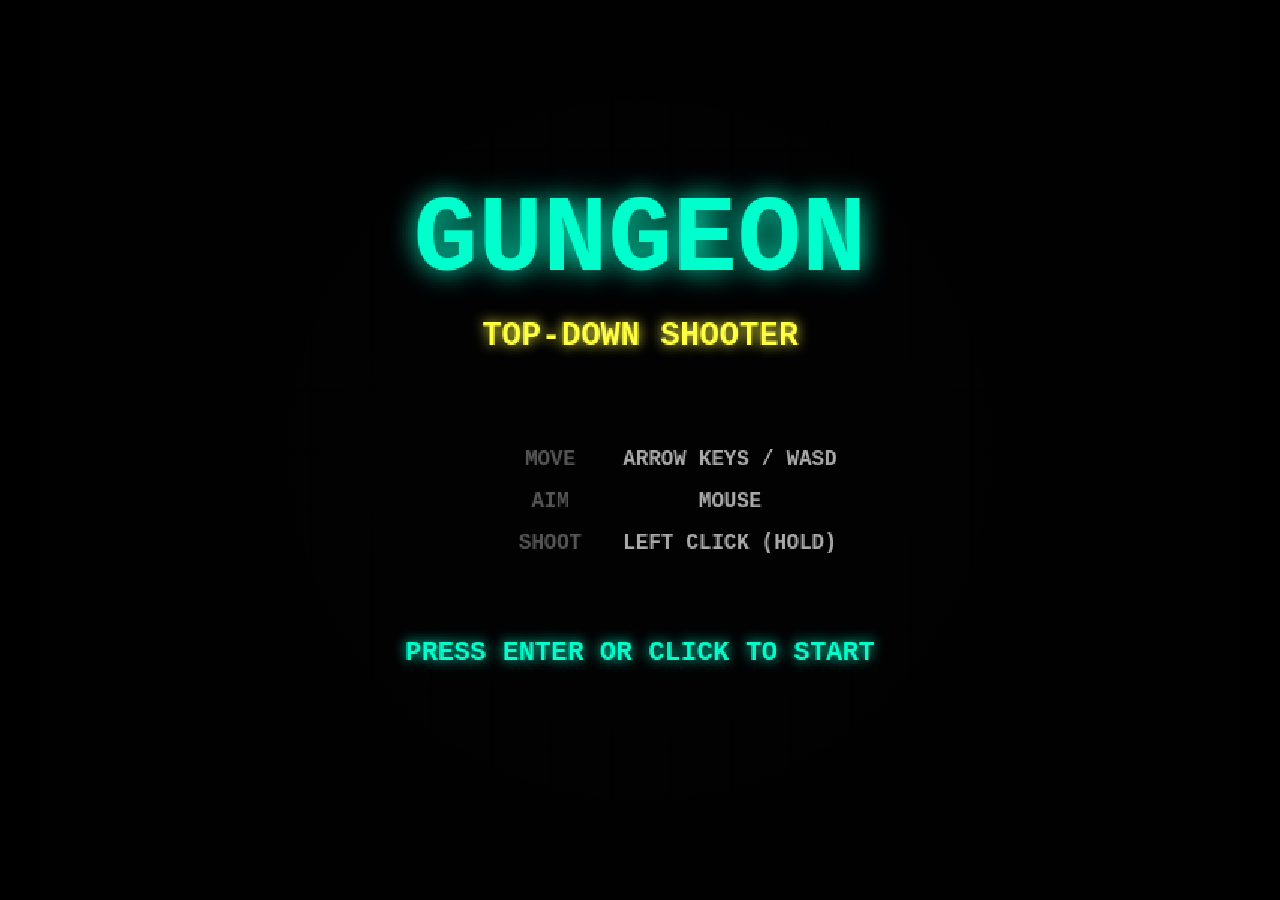
<file: shooter.html>
<!DOCTYPE html>
<html lang="en">
<head>
<meta charset="UTF-8">
<meta name="viewport" content="width=device-width, initial-scale=1.0">
<title>GUNGEON — Top-Down Shooter</title>
<style>
  * { margin: 0; padding: 0; box-sizing: border-box; }
  body {
    background: #000;
    display: flex;
    align-items: center;
    justify-content: center;
    min-height: 100vh;
    overflow: hidden;
  }
  canvas {
    display: block;
    cursor: none;
    image-rendering: pixelated;
    image-rendering: crisp-edges;
  }
</style>
</head>
<body>
<canvas id="gameCanvas"></canvas>
<script>
'use strict';

// ─────────────────────────────────────────────
// SECTION 1: CONSTANTS & CONFIG
// ─────────────────────────────────────────────
const CANVAS_W = 800;
const CANVAS_H = 600;
const TILE = 8;

const COLORS = {
  bg:           '#0a0a0f',
  grid:         '#111122',
  player:       '#00ffcc',
  playerDark:   '#008866',
  gun:          '#ffdd00',
  gunDark:      '#aa8800',
  bulletCore:   '#ffffff',
  bulletGlow:   '#ffff44',
  grunt:        '#cc3333',
  gruntDark:    '#881111',
  runner:       '#cc7700',
  runnerDark:   '#884400',
  tank:         '#2255aa',
  tankDark:     '#112244',
  tankVisor:    '#00eeff',
  hurtFlash:    '#ffffff',
  hud:          '#00ffcc',
  hudAlt:       '#ffff00',
  shadow:       'rgba(0,0,0,0.45)',
  menuBg:       'rgba(0,0,0,0.82)',
  title:        '#00ffcc',
  subtitle:     '#ffff44',
};

const ENEMY_TYPES = {
  grunt:  { hp: 2, speed: 80,  radius: 14, color: COLORS.grunt,  accent: COLORS.gruntDark,  score: 10, damage: 1 },
  runner: { hp: 1, speed: 160, radius: 10, color: COLORS.runner, accent: COLORS.runnerDark, score: 15, damage: 1 },
  tank:   { hp: 6, speed: 45,  radius: 20, color: COLORS.tank,   accent: COLORS.tankDark,   score: 30, damage: 2 },
};

const LEVEL_TABLE = [
  null, // index 0 unused
  { grunts: 5,  runners: 0,  tanks: 0, interval: 2.0 },
  { grunts: 6,  runners: 3,  tanks: 0, interval: 1.8 },
  { grunts: 6,  runners: 4,  tanks: 1, interval: 1.6 },
  { grunts: 7,  runners: 5,  tanks: 1, interval: 1.5 },
  { grunts: 8,  runners: 6,  tanks: 2, interval: 1.3 },
  { grunts: 9,  runners: 7,  tanks: 2, interval: 1.2 },
  { grunts: 10, runners: 8,  tanks: 3, interval: 1.0 },
  { grunts: 10, runners: 10, tanks: 4, interval: 0.9 },
  { grunts: 12, runners: 10, tanks: 5, interval: 0.8 },
  { grunts: 14, runners: 12, tanks: 5, interval: 0.7 },
];

// ─────────────────────────────────────────────
// SECTION 2: INPUT
// ─────────────────────────────────────────────
const input = {
  keys: {},
  mouseX: CANVAS_W / 2,
  mouseY: CANVAS_H / 2,
  mouseDown: false,
  enterPressed: false,
  clickedThisFrame: false,

  init(canvas) {
    window.addEventListener('keydown', e => {
      this.keys[e.code] = true;
      if (e.code === 'Enter') this.enterPressed = true;
      // Prevent arrow keys from scrolling page
      if (['ArrowUp','ArrowDown','ArrowLeft','ArrowRight'].includes(e.code)) e.preventDefault();
    });
    window.addEventListener('keyup', e => { this.keys[e.code] = false; });
    canvas.addEventListener('mousemove', e => {
      const r = canvas.getBoundingClientRect();
      const scaleX = CANVAS_W / r.width;
      const scaleY = CANVAS_H / r.height;
      this.mouseX = (e.clientX - r.left) * scaleX;
      this.mouseY = (e.clientY - r.top)  * scaleY;
    });
    canvas.addEventListener('mousedown', e => {
      if (e.button === 0) { this.mouseDown = true; this.clickedThisFrame = true; }
    });
    canvas.addEventListener('mouseup',   e => { if (e.button === 0) this.mouseDown = false; });
  },

  consumeEnter() {
    const v = this.enterPressed;
    this.enterPressed = false;
    return v;
  },
  consumeClick() {
    const v = this.clickedThisFrame;
    this.clickedThisFrame = false;
    return v;
  },
};

// ─────────────────────────────────────────────
// SECTION 3: UTILITIES
// ─────────────────────────────────────────────
function dist(ax, ay, bx, by) {
  const dx = bx - ax, dy = by - ay;
  return Math.sqrt(dx * dx + dy * dy);
}
function angleTo(ax, ay, bx, by) {
  return Math.atan2(by - ay, bx - ax);
}
function clamp(v, lo, hi) {
  return v < lo ? lo : v > hi ? hi : v;
}
function randRange(lo, hi) {
  return lo + Math.random() * (hi - lo);
}
function randInt(lo, hi) {
  return Math.floor(randRange(lo, hi + 1));
}
function vecNorm(dx, dy) {
  const len = Math.sqrt(dx * dx + dy * dy) || 1;
  return { x: dx / len, y: dy / len };
}
function shuffle(arr) {
  for (let i = arr.length - 1; i > 0; i--) {
    const j = randInt(0, i);
    [arr[i], arr[j]] = [arr[j], arr[i]];
  }
  return arr;
}
function spawnEdgePos() {
  const edge = randInt(0, 3);
  switch (edge) {
    case 0: return { x: randRange(0, CANVAS_W), y: -30 };
    case 1: return { x: randRange(0, CANVAS_W), y: CANVAS_H + 30 };
    case 2: return { x: -30,            y: randRange(0, CANVAS_H) };
    default: return { x: CANVAS_W + 30, y: randRange(0, CANVAS_H) };
  }
}

// ─────────────────────────────────────────────
// SECTION 4: SPRITE DRAWING
// ─────────────────────────────────────────────

function drawBackground(ctx, time) {
  ctx.fillStyle = COLORS.bg;
  ctx.fillRect(0, 0, CANVAS_W, CANVAS_H);

  // Scrolling grid
  const gridSize = 40;
  const offset = (time * 20) % gridSize;
  ctx.save();
  ctx.globalAlpha = 0.18;
  ctx.strokeStyle = COLORS.grid;
  ctx.lineWidth = 0.5;
  ctx.beginPath();
  for (let x = -gridSize + offset; x < CANVAS_W + gridSize; x += gridSize) {
    ctx.moveTo(x, 0); ctx.lineTo(x, CANVAS_H);
  }
  for (let y = -gridSize + offset; y < CANVAS_H + gridSize; y += gridSize) {
    ctx.moveTo(0, y); ctx.lineTo(CANVAS_W, y);
  }
  ctx.stroke();
  ctx.restore();

  // Vignette
  ctx.save();
  const vig = ctx.createRadialGradient(CANVAS_W/2, CANVAS_H/2, CANVAS_H*0.25, CANVAS_W/2, CANVAS_H/2, CANVAS_H*0.85);
  vig.addColorStop(0, 'rgba(0,0,0,0)');
  vig.addColorStop(1, 'rgba(0,0,0,0.65)');
  ctx.fillStyle = vig;
  ctx.fillRect(0, 0, CANVAS_W, CANVAS_H);
  ctx.restore();
}

function drawShadow(ctx, x, y, r) {
  ctx.save();
  ctx.globalAlpha = 0.35;
  ctx.fillStyle = '#000';
  ctx.beginPath();
  ctx.ellipse(x + 3, y + 4, r * 0.9, r * 0.5, 0, 0, Math.PI * 2);
  ctx.fill();
  ctx.restore();
}

function drawPlayer(ctx, x, y, angle, walkPhase) {
  ctx.save();
  ctx.translate(x, y);

  // Body (always upright feel — we rotate the whole sprite)
  ctx.rotate(angle + Math.PI / 2);

  // Legs (walk animation)
  const legSwing = Math.sin(walkPhase) * 3;
  ctx.fillStyle = COLORS.playerDark;
  ctx.fillRect(-5, 4,  4, 6);   // left leg
  ctx.fillRect( 1, 4,  4, 6);   // right leg
  // Leg offset for walk
  ctx.fillStyle = COLORS.playerDark;
  ctx.fillRect(-5, 4 + legSwing, 4, 5);
  ctx.fillRect( 1, 4 - legSwing, 4, 5);

  // Torso
  ctx.fillStyle = COLORS.player;
  ctx.fillRect(-6, -4, 12, 10);

  // Head
  ctx.fillStyle = COLORS.player;
  ctx.fillRect(-4, -11, 8, 8);

  // Eyes
  ctx.fillStyle = '#001a14';
  ctx.fillRect(-2, -9, 2, 2);
  ctx.fillRect(1,  -9, 2, 2);

  // Gun barrel
  ctx.fillStyle = COLORS.gun;
  ctx.fillRect(2, -3, 3, 12);

  // Gun handle
  ctx.fillStyle = COLORS.gunDark;
  ctx.fillRect(1, 3, 4, 4);

  ctx.restore();
}

function drawEnemyGrunt(ctx, x, y, hurtFlash) {
  ctx.save();
  ctx.translate(x, y);
  const c = hurtFlash > 0 ? COLORS.hurtFlash : COLORS.grunt;
  const d = hurtFlash > 0 ? COLORS.hurtFlash : COLORS.gruntDark;

  // Body
  ctx.fillStyle = c;
  ctx.fillRect(-7, -5, 14, 12);
  // Arms
  ctx.fillStyle = d;
  ctx.fillRect(-12, -4, 5, 7);
  ctx.fillRect(7,   -4, 5, 7);
  // Head
  ctx.fillStyle = c;
  ctx.fillRect(-5, -13, 10, 9);
  // Spikes on head
  ctx.fillStyle = d;
  ctx.fillRect(-4, -17, 3, 5);
  ctx.fillRect(-1, -19, 3, 7);
  ctx.fillRect( 2, -17, 3, 5);
  // Eyes — menacing
  ctx.fillStyle = '#ff2222';
  ctx.fillRect(-3, -11, 3, 2);
  ctx.fillRect( 1, -11, 3, 2);

  ctx.restore();
}

function drawEnemyRunner(ctx, x, y, hurtFlash, walkPhase) {
  ctx.save();
  ctx.translate(x, y);
  const c = hurtFlash > 0 ? COLORS.hurtFlash : COLORS.runner;
  const d = hurtFlash > 0 ? COLORS.hurtFlash : COLORS.runnerDark;

  // Lean body
  const lean = Math.sin(walkPhase * 2) * 1.5;
  ctx.rotate(lean * 0.05);

  // Speed streak behind
  ctx.save();
  const grad = ctx.createLinearGradient(-20, 0, 0, 0);
  grad.addColorStop(0, 'rgba(204,119,0,0)');
  grad.addColorStop(1, 'rgba(204,119,0,0.35)');
  ctx.fillStyle = grad;
  ctx.fillRect(-20, -4, 20, 8);
  ctx.restore();

  // Body
  ctx.fillStyle = c;
  ctx.fillRect(-4, -7, 8, 13);
  // Head (pointy)
  ctx.fillStyle = c;
  ctx.fillRect(-3, -14, 7, 8);
  ctx.fillRect(-1, -17, 3, 4);
  // Slash marks (speed lines)
  ctx.strokeStyle = d;
  ctx.lineWidth = 1.5;
  ctx.beginPath();
  ctx.moveTo(-3, -2); ctx.lineTo(3, -6);
  ctx.moveTo(-3,  2); ctx.lineTo(3, -2);
  ctx.stroke();
  // Eye
  ctx.fillStyle = '#ffaa00';
  ctx.fillRect(-1, -12, 2, 2);
  ctx.fillRect( 2, -12, 2, 2);

  ctx.restore();
}

function drawEnemyTank(ctx, x, y, hurtFlash) {
  ctx.save();
  ctx.translate(x, y);
  const c = hurtFlash > 0 ? COLORS.hurtFlash : COLORS.tank;
  const d = hurtFlash > 0 ? COLORS.hurtFlash : COLORS.tankDark;
  const v = hurtFlash > 0 ? COLORS.hurtFlash : COLORS.tankVisor;

  // Body — wide and armored
  ctx.fillStyle = d;
  ctx.fillRect(-11, -9, 22, 18);
  ctx.fillStyle = c;
  ctx.fillRect(-9, -7, 18, 14);

  // Shoulder pads
  ctx.fillStyle = d;
  ctx.fillRect(-17, -7, 8, 10);
  ctx.fillRect(  9, -7, 8, 10);

  // Head
  ctx.fillStyle = c;
  ctx.fillRect(-7, -19, 14, 11);

  // Visor (glow)
  ctx.save();
  ctx.shadowBlur = 6;
  ctx.shadowColor = v;
  ctx.fillStyle = v;
  ctx.fillRect(-5, -17, 10, 4);
  ctx.shadowBlur = 0;
  ctx.restore();

  // Cannon
  ctx.fillStyle = d;
  ctx.fillRect(-2, -7, 5, 16);

  // Rivets
  ctx.fillStyle = '#aaccff';
  ctx.fillRect(-8,  -6, 2, 2);
  ctx.fillRect( 6,  -6, 2, 2);
  ctx.fillRect(-8,   5, 2, 2);
  ctx.fillRect( 6,   5, 2, 2);

  ctx.restore();
}

function drawBullet(ctx, x, y, trail) {
  // Trail
  ctx.save();
  for (let i = 0; i < trail.length; i++) {
    const alpha = (i / trail.length) * 0.5;
    ctx.globalAlpha = alpha;
    ctx.fillStyle = COLORS.bulletGlow;
    ctx.fillRect(trail[i].x - 1, trail[i].y - 1, 2, 2);
  }
  ctx.restore();

  // Glow core
  ctx.save();
  ctx.shadowBlur = 10;
  ctx.shadowColor = COLORS.bulletGlow;
  ctx.fillStyle = COLORS.bulletCore;
  ctx.beginPath();
  ctx.arc(x, y, 3, 0, Math.PI * 2);
  ctx.fill();
  ctx.shadowBlur = 0;
  ctx.fillStyle = COLORS.bulletGlow;
  ctx.beginPath();
  ctx.arc(x, y, 1.5, 0, Math.PI * 2);
  ctx.fill();
  ctx.restore();
}

function drawCrosshair(ctx, x, y) {
  ctx.save();
  ctx.strokeStyle = COLORS.hud;
  ctx.lineWidth = 1.5;
  ctx.globalAlpha = 0.9;
  const g = 5, len = 10;
  ctx.beginPath();
  ctx.moveTo(x - g - len, y); ctx.lineTo(x - g, y);
  ctx.moveTo(x + g,       y); ctx.lineTo(x + g + len, y);
  ctx.moveTo(x, y - g - len); ctx.lineTo(x, y - g);
  ctx.moveTo(x, y + g);       ctx.lineTo(x, y + g + len);
  ctx.stroke();
  ctx.fillStyle = COLORS.hud;
  ctx.beginPath();
  ctx.arc(x, y, 1.5, 0, Math.PI * 2);
  ctx.fill();
  ctx.restore();
}

// ─────────────────────────────────────────────
// SECTION 5: ENTITY CLASSES
// ─────────────────────────────────────────────

class Particle {
  constructor(x, y, vx, vy, color, life, size, gravity = 0) {
    this.x = x; this.y = y;
    this.vx = vx; this.vy = vy;
    this.color = color;
    this.life = life;
    this.maxLife = life;
    this.size = size;
    this.gravity = gravity;
  }
  update(dt) {
    this.x += this.vx * dt;
    this.y += this.vy * dt;
    this.vy += this.gravity * dt;
    this.life -= dt;
  }
  render(ctx) {
    const alpha = Math.max(0, this.life / this.maxLife);
    ctx.save();
    ctx.globalAlpha = alpha;
    ctx.fillStyle = this.color;
    ctx.fillRect(this.x - this.size / 2, this.y - this.size / 2, this.size, this.size);
    ctx.restore();
  }
  isDead() { return this.life <= 0; }
}

function emitEnemyDeath(particles, x, y, color) {
  for (let i = 0; i < 14; i++) {
    const angle = Math.random() * Math.PI * 2;
    const speed = randRange(40, 180);
    const size  = randRange(2, i < 6 ? 5 : 2);
    const life  = randRange(0.3, 0.7);
    particles.push(new Particle(x, y,
      Math.cos(angle) * speed,
      Math.sin(angle) * speed,
      i < 4 ? '#ffffff' : color, life, size, 60));
  }
  // flash ring
  for (let i = 0; i < 6; i++) {
    const angle = (i / 6) * Math.PI * 2;
    particles.push(new Particle(x, y,
      Math.cos(angle) * 220, Math.sin(angle) * 220,
      '#ffff88', 0.18, 2));
  }
}

function emitPlayerHit(particles, x, y) {
  for (let i = 0; i < 10; i++) {
    const angle = Math.random() * Math.PI * 2;
    const speed = randRange(60, 160);
    particles.push(new Particle(x, y,
      Math.cos(angle) * speed, Math.sin(angle) * speed,
      i < 5 ? '#ff3333' : '#ffffff', randRange(0.2, 0.5), randRange(2, 4)));
  }
}

function emitMuzzleFlash(particles, x, y, angle) {
  for (let i = 0; i < 5; i++) {
    const spread = (Math.random() - 0.5) * 0.6;
    const speed  = randRange(80, 180);
    particles.push(new Particle(x, y,
      Math.cos(angle + spread) * speed,
      Math.sin(angle + spread) * speed,
      i < 2 ? '#ffffff' : '#ffdd44', randRange(0.08, 0.18), randRange(1, 3)));
  }
}

// ─────────────────────────────────────────────

class Bullet {
  constructor(x, y, angle, speed = 500, damage = 1) {
    this.x = x; this.y = y;
    this.vx = Math.cos(angle) * speed;
    this.vy = Math.sin(angle) * speed;
    this.damage = damage;
    this.radius = 4;
    this.alive = true;
    this.trail = [];
  }
  update(dt) {
    this.trail.push({ x: this.x, y: this.y });
    if (this.trail.length > 6) this.trail.shift();
    this.x += this.vx * dt;
    this.y += this.vy * dt;
    if (this.x < -20 || this.x > CANVAS_W + 20 ||
        this.y < -20 || this.y > CANVAS_H + 20) {
      this.alive = false;
    }
  }
  render(ctx) {
    drawBullet(ctx, this.x, this.y, this.trail);
  }
}

// ─────────────────────────────────────────────

class Enemy {
  constructor(x, y, type, speedMult = 1) {
    const cfg = ENEMY_TYPES[type];
    this.x = x; this.y = y;
    this.type = type;
    this.hp = cfg.hp;
    this.maxHp = cfg.hp;
    this.speed = cfg.speed * speedMult;
    this.radius = cfg.radius;
    this.color = cfg.color;
    this.score = cfg.score;
    this.damage = cfg.damage;
    this.alive = true;
    this.hurtTimer = 0;
    this.walkPhase = Math.random() * Math.PI * 2;
    this.spawnInvincible = 0.15;
  }
  update(dt, player) {
    this.spawnInvincible = Math.max(0, this.spawnInvincible - dt);
    this.hurtTimer = Math.max(0, this.hurtTimer - dt);
    this.walkPhase += dt * 6;
    const dir = vecNorm(player.x - this.x, player.y - this.y);
    this.x += dir.x * this.speed * dt;
    this.y += dir.y * this.speed * dt;
  }
  takeDamage(amount) {
    if (this.spawnInvincible > 0) return false;
    this.hp -= amount;
    this.hurtTimer = 0.12;
    if (this.hp <= 0) { this.alive = false; return true; }
    return false;
  }
  render(ctx) {
    const flash = this.hurtTimer > 0 ? this.hurtTimer : 0;
    drawShadow(ctx, this.x, this.y, this.radius);
    if (this.type === 'grunt')  drawEnemyGrunt(ctx, this.x, this.y, flash);
    if (this.type === 'runner') drawEnemyRunner(ctx, this.x, this.y, flash, this.walkPhase);
    if (this.type === 'tank')   drawEnemyTank(ctx, this.x, this.y, flash);

    // HP bar for tanks and multi-hp enemies
    if (this.maxHp > 2) {
      const bw = this.radius * 2.2;
      const bx = this.x - bw / 2;
      const by = this.y - this.radius - 10;
      ctx.fillStyle = '#330000';
      ctx.fillRect(bx, by, bw, 4);
      ctx.fillStyle = this.hp / this.maxHp > 0.5 ? '#33ff33' : '#ff3333';
      ctx.fillRect(bx, by, bw * (this.hp / this.maxHp), 4);
    }
  }
}

// ─────────────────────────────────────────────

class Player {
  constructor() {
    this.x = CANVAS_W / 2;
    this.y = CANVAS_H / 2;
    this.speed = 180;
    this.radius = 12;
    this.hp = 5;
    this.maxHp = 5;
    this.angle = 0;
    this.shootCooldown = 0;
    this.shootRate = 0.16;
    this.invincible = 0;
    this.alive = true;
    this.walkPhase = 0;
    this.blinkTimer = 0;
    this.moving = false;
  }
  update(dt, inp, bullets, particles) {
    // Movement
    let dx = 0, dy = 0;
    if (inp.keys['ArrowUp']    || inp.keys['KeyW']) dy -= 1;
    if (inp.keys['ArrowDown']  || inp.keys['KeyS']) dy += 1;
    if (inp.keys['ArrowLeft']  || inp.keys['KeyA']) dx -= 1;
    if (inp.keys['ArrowRight'] || inp.keys['KeyD']) dx += 1;

    this.moving = dx !== 0 || dy !== 0;
    if (this.moving) {
      const n = vecNorm(dx, dy);
      this.x += n.x * this.speed * dt;
      this.y += n.y * this.speed * dt;
      this.walkPhase += dt * 10;
    }
    this.x = clamp(this.x, this.radius, CANVAS_W - this.radius);
    this.y = clamp(this.y, this.radius, CANVAS_H - this.radius);

    // Aim
    this.angle = angleTo(this.x, this.y, inp.mouseX, inp.mouseY);

    // Shoot
    this.shootCooldown = Math.max(0, this.shootCooldown - dt);
    if (inp.mouseDown && this.shootCooldown <= 0) {
      const gunTipX = this.x + Math.cos(this.angle) * 16;
      const gunTipY = this.y + Math.sin(this.angle) * 16;
      bullets.push(new Bullet(gunTipX, gunTipY, this.angle));
      emitMuzzleFlash(particles, gunTipX, gunTipY, this.angle);
      this.shootCooldown = this.shootRate;
    }

    // Invincibility
    this.invincible = Math.max(0, this.invincible - dt);
    this.blinkTimer += dt;
  }
  takeDamage(amount, particles, game) {
    if (this.invincible > 0) return;
    this.hp -= amount;
    this.invincible = 1.5;
    emitPlayerHit(particles, this.x, this.y);
    game.shakeIntensity = 9;
    game.shakeDuration  = 0.3;
    if (this.hp <= 0) { this.hp = 0; this.alive = false; }
  }
  render(ctx) {
    if (this.invincible > 0 && Math.floor(this.blinkTimer / 0.1) % 2 === 0) return;
    drawShadow(ctx, this.x, this.y, this.radius);
    drawPlayer(ctx, this.x, this.y, this.angle, this.walkPhase);
  }
}

// ─────────────────────────────────────────────
// SECTION 6: WAVE MANAGER
// ─────────────────────────────────────────────

class WaveManager {
  constructor() {
    this.reset();
  }
  reset() {
    this.spawnQueue   = [];
    this.spawnTimer   = 0;
    this.spawnInterval = 1.5;
    this.allSpawned   = false;
    this.active       = false;
    this.speedMult    = 1;
  }
  startLevel(levelNum) {
    let data;
    if (levelNum < LEVEL_TABLE.length) {
      data = LEVEL_TABLE[levelNum];
    } else {
      const extra = levelNum - LEVEL_TABLE.length;
      data = {
        grunts:   14 + extra * 2,
        runners:  12 + extra,
        tanks:    5  + extra,
        interval: Math.max(0.6, 0.7 - extra * 0.05),
      };
    }
    this.spawnQueue = shuffle([
      ...Array(data.grunts).fill('grunt'),
      ...Array(data.runners).fill('runner'),
      ...Array(data.tanks).fill('tank'),
    ]);
    this.spawnInterval = data.interval;
    this.spawnTimer    = 0.5; // brief delay before first spawn
    this.speedMult     = Math.min(2.5, 1 + (levelNum - 1) * 0.05);
    this.allSpawned    = false;
    this.active        = true;
  }
  update(dt, enemies) {
    if (!this.active || this.allSpawned) return;
    this.spawnTimer -= dt;
    if (this.spawnTimer <= 0 && this.spawnQueue.length > 0) {
      const type = this.spawnQueue.pop();
      const pos  = spawnEdgePos();
      enemies.push(new Enemy(pos.x, pos.y, type, this.speedMult));
      this.spawnTimer = this.spawnInterval;
    }
    if (this.spawnQueue.length === 0) this.allSpawned = true;
  }
  isWaveComplete(enemies) {
    return this.allSpawned && enemies.filter(e => e.alive).length === 0;
  }
}

// ─────────────────────────────────────────────
// SECTION 7: SCREEN RENDERERS
// ─────────────────────────────────────────────

function glowText(ctx, text, x, y, color, size, blur = 10) {
  ctx.save();
  ctx.font = `bold ${size}px "Courier New", monospace`;
  ctx.textAlign = 'center';
  ctx.shadowBlur = blur;
  ctx.shadowColor = color;
  ctx.fillStyle = color;
  ctx.fillText(text, x, y);
  ctx.shadowBlur = 0;
  ctx.restore();
}

function renderMenu(ctx) {
  ctx.save();
  ctx.fillStyle = COLORS.menuBg;
  ctx.fillRect(0, 0, CANVAS_W, CANVAS_H);

  glowText(ctx, 'GUNGEON', CANVAS_W / 2, 180, COLORS.title, 72, 18);
  glowText(ctx, 'TOP-DOWN SHOOTER', CANVAS_W / 2, 230, COLORS.subtitle, 22, 8);

  ctx.fillStyle = '#888';
  ctx.font = 'bold 14px "Courier New", monospace';
  ctx.textAlign = 'center';
  const controls = [
    ['MOVE',  'ARROW KEYS / WASD'],
    ['AIM',   'MOUSE'],
    ['SHOOT', 'LEFT CLICK (HOLD)'],
  ];
  let cy = 310;
  for (const [label, key] of controls) {
    ctx.fillStyle = '#555';
    ctx.fillText(label, CANVAS_W / 2 - 60, cy);
    ctx.fillStyle = '#aaa';
    ctx.fillText(key,   CANVAS_W / 2 + 60, cy);
    cy += 28;
  }

  const blink = Math.floor(Date.now() / 500) % 2 === 0;
  if (blink) glowText(ctx, 'PRESS ENTER OR CLICK TO START', CANVAS_W / 2, 440, COLORS.hud, 18, 8);

  ctx.restore();
}

function renderHUD(ctx, game) {
  const p = game.player;
  ctx.save();

  // Score
  ctx.font = 'bold 16px "Courier New", monospace';
  ctx.textAlign = 'left';
  ctx.fillStyle = COLORS.hud;
  ctx.shadowColor = COLORS.hud;
  ctx.shadowBlur  = 6;
  ctx.fillText(`SCORE: ${String(game.score).padStart(6, '0')}`, 16, 28);
  ctx.shadowBlur = 0;

  // Level
  ctx.textAlign = 'right';
  ctx.fillStyle = COLORS.hudAlt;
  ctx.shadowColor = COLORS.hudAlt;
  ctx.shadowBlur  = 6;
  ctx.fillText(`LEVEL: ${String(game.level).padStart(2, '0')}`, CANVAS_W - 16, 28);
  ctx.shadowBlur = 0;

  // HP bar
  const hpBarX  = 16;
  const hpBarY  = CANVAS_H - 28;
  const hpW     = 130;
  const hpH     = 12;
  ctx.fillStyle = '#111';
  ctx.fillRect(hpBarX, hpBarY, hpW, hpH);
  const hpFrac = p.hp / p.maxHp;
  ctx.fillStyle = hpFrac > 0.5 ? '#33ff88' : hpFrac > 0.25 ? '#ffcc00' : '#ff3333';
  ctx.fillRect(hpBarX, hpBarY, hpW * hpFrac, hpH);
  ctx.strokeStyle = COLORS.hud;
  ctx.lineWidth = 1;
  ctx.strokeRect(hpBarX, hpBarY, hpW, hpH);

  ctx.fillStyle = COLORS.hud;
  ctx.font = 'bold 11px "Courier New", monospace';
  ctx.textAlign = 'left';
  ctx.fillText('HP', hpBarX + 4, hpBarY + 9);

  // Enemy count indicator
  const alive = game.enemies.filter(e => e.alive).length;
  const queued = game.waveManager.spawnQueue.length;
  const remaining = alive + queued;
  ctx.textAlign = 'right';
  ctx.fillStyle = '#888';
  ctx.font = 'bold 12px "Courier New", monospace';
  ctx.fillText(`ENEMIES: ${remaining}`, CANVAS_W - 16, CANVAS_H - 16);

  ctx.restore();
}

function renderLevelComplete(ctx, level, score, timer) {
  ctx.save();
  ctx.fillStyle = 'rgba(0,0,0,0.7)';
  ctx.fillRect(0, 0, CANVAS_W, CANVAS_H);

  glowText(ctx, `LEVEL ${level} COMPLETE`, CANVAS_W / 2, CANVAS_H / 2 - 40, '#33ff88', 36, 12);
  glowText(ctx, `SCORE: ${String(score).padStart(6, '0')}`, CANVAS_W / 2, CANVAS_H / 2 + 10, COLORS.hudAlt, 22, 8);

  const blink = Math.floor(Date.now() / 400) % 2 === 0;
  if (blink) {
    ctx.fillStyle = '#aaa';
    ctx.font = 'bold 14px "Courier New", monospace';
    ctx.textAlign = 'center';
    ctx.fillText(`NEXT LEVEL IN ${Math.ceil(timer)}...`, CANVAS_W / 2, CANVAS_H / 2 + 60);
  }
  ctx.restore();
}

function renderGameOver(ctx, score, highScore) {
  ctx.save();
  ctx.fillStyle = 'rgba(0,0,0,0.85)';
  ctx.fillRect(0, 0, CANVAS_W, CANVAS_H);

  glowText(ctx, 'GAME OVER', CANVAS_W / 2, CANVAS_H / 2 - 60, '#ff3333', 54, 14);
  glowText(ctx, `SCORE: ${String(score).padStart(6,'0')}`, CANVAS_W / 2, CANVAS_H / 2 + 10, COLORS.hudAlt, 24, 8);
  if (score >= highScore && score > 0) {
    glowText(ctx, 'NEW HIGH SCORE!', CANVAS_W / 2, CANVAS_H / 2 + 50, '#ffff44', 18, 8);
  } else {
    glowText(ctx, `BEST: ${String(highScore).padStart(6,'0')}`, CANVAS_W / 2, CANVAS_H / 2 + 50, '#888', 18, 4);
  }

  const blink = Math.floor(Date.now() / 500) % 2 === 0;
  if (blink) glowText(ctx, 'PRESS ENTER OR CLICK TO RESTART', CANVAS_W / 2, CANVAS_H / 2 + 110, COLORS.hud, 16, 8);
  ctx.restore();
}

// ─────────────────────────────────────────────
// SECTION 8: COLLISION & SCREEN SHAKE
// ─────────────────────────────────────────────

function checkCollisions(game) {
  const { bullets, enemies, particles, player } = game;

  // Bullet vs enemy
  for (const bullet of bullets) {
    if (!bullet.alive) continue;
    for (const enemy of enemies) {
      if (!enemy.alive) continue;
      if (dist(bullet.x, bullet.y, enemy.x, enemy.y) < bullet.radius + enemy.radius) {
        const died = enemy.takeDamage(bullet.damage);
        bullet.alive = false;
        if (died) {
          emitEnemyDeath(particles, enemy.x, enemy.y, enemy.color);
          game.score += enemy.score * game.level;
        }
        break;
      }
    }
  }

  // Enemy vs player
  for (const enemy of enemies) {
    if (!enemy.alive) continue;
    if (dist(enemy.x, enemy.y, player.x, player.y) < enemy.radius + player.radius) {
      player.takeDamage(enemy.damage, particles, game);
    }
  }
}

function updateScreenShake(game, dt) {
  if (game.shakeDuration > 0) {
    game.shakeDuration -= dt;
    const mag = game.shakeIntensity * (game.shakeDuration / 0.3);
    game.shakeX = (Math.random() * 2 - 1) * mag;
    game.shakeY = (Math.random() * 2 - 1) * mag;
  } else {
    game.shakeX = 0;
    game.shakeY = 0;
  }
}

// ─────────────────────────────────────────────
// SECTION 9: MAIN GAME
// ─────────────────────────────────────────────

const canvas = document.getElementById('gameCanvas');
const ctx    = canvas.getContext('2d');

canvas.width  = CANVAS_W;
canvas.height = CANVAS_H;
ctx.imageSmoothingEnabled = false;

// Scale canvas to fit window while preserving aspect ratio
function resizeCanvas() {
  const scaleX = window.innerWidth  / CANVAS_W;
  const scaleY = window.innerHeight / CANVAS_H;
  const scale  = Math.min(scaleX, scaleY);
  canvas.style.width  = (CANVAS_W * scale) + 'px';
  canvas.style.height = (CANVAS_H * scale) + 'px';
}
window.addEventListener('resize', resizeCanvas);
resizeCanvas();

const game = {
  state: 'MENU',      // MENU | PLAYING | LEVEL_COMPLETE | GAME_OVER
  score: 0,
  highScore: 0,
  level: 1,
  player: null,
  enemies: [],
  bullets: [],
  particles: [],
  waveManager: new WaveManager(),
  shakeX: 0,
  shakeY: 0,
  shakeIntensity: 0,
  shakeDuration: 0,
  levelCompleteTimer: 0,
  time: 0,
};

function startLevel(levelNum) {
  game.level    = levelNum;
  game.enemies  = [];
  game.bullets  = [];
  game.waveManager.startLevel(levelNum);
}

function initGame() {
  game.score    = 0;
  game.level    = 1;
  game.player   = new Player();
  game.enemies  = [];
  game.bullets  = [];
  game.particles = [];
  game.waveManager.reset();
  startLevel(1);
  game.state    = 'PLAYING';
}

function update(dt) {
  game.time += dt;
  updateScreenShake(game, dt);

  if (game.state === 'MENU') {
    if (input.consumeEnter() || input.consumeClick()) {
      initGame();
    }
    return;
  }

  if (game.state === 'GAME_OVER') {
    if (input.consumeEnter() || input.consumeClick()) {
      game.state = 'MENU';
    }
    return;
  }

  if (game.state === 'LEVEL_COMPLETE') {
    input.consumeClick(); // eat stray clicks
    game.levelCompleteTimer -= dt;
    if (game.levelCompleteTimer <= 0) {
      // Keep particles, reset entities
      game.enemies = [];
      game.bullets = [];
      startLevel(game.level + 1);
      game.state = 'PLAYING';
    }
    // Still update particles during transition
    game.particles.forEach(p => p.update(dt));
    game.particles = game.particles.filter(p => !p.isDead());
    return;
  }

  // ── PLAYING ──
  game.waveManager.update(dt, game.enemies);
  game.player.update(dt, input, game.bullets, game.particles);
  game.enemies.forEach(e => e.update(dt, game.player));
  game.bullets.forEach(b => b.update(dt));
  game.particles.forEach(p => p.update(dt));

  checkCollisions(game);

  // Check win/lose
  if (!game.player.alive) {
    if (game.score > game.highScore) game.highScore = game.score;
    game.state = 'GAME_OVER';
    return;
  }

  if (game.waveManager.isWaveComplete(game.enemies)) {
    const bonus = (game.level * 100) + game.player.hp * 50;
    game.score += bonus;
    game.levelCompleteTimer = 2.5;
    game.state = 'LEVEL_COMPLETE';
  }

  // Cleanup
  game.bullets   = game.bullets.filter(b => b.alive);
  game.enemies   = game.enemies.filter(e => e.alive);
  game.particles = game.particles.filter(p => !p.isDead());
}

function render() {
  ctx.clearRect(0, 0, CANVAS_W, CANVAS_H);

  // Screen shake zone
  ctx.save();
  ctx.translate(game.shakeX, game.shakeY);

  drawBackground(ctx, game.time);

  if (game.state === 'PLAYING' || game.state === 'LEVEL_COMPLETE') {
    // Bullets (under entities)
    game.bullets.forEach(b => b.render(ctx));
    // Enemies
    game.enemies.forEach(e => e.render(ctx));
    // Player
    if (game.player) game.player.render(ctx);
    // Particles
    game.particles.forEach(p => p.render(ctx));
  }

  ctx.restore(); // end shake zone

  // HUD (never shakes)
  if (game.state === 'PLAYING' || game.state === 'LEVEL_COMPLETE') {
    renderHUD(ctx, game);
  }

  // Crosshair
  if (game.state === 'PLAYING') {
    drawCrosshair(ctx, input.mouseX, input.mouseY);
  }

  // Overlay screens
  if (game.state === 'MENU')           renderMenu(ctx);
  if (game.state === 'LEVEL_COMPLETE') renderLevelComplete(ctx, game.level, game.score, game.levelCompleteTimer);
  if (game.state === 'GAME_OVER')      renderGameOver(ctx, game.score, game.highScore);
}

// ─────────────────────────────────────────────
// SECTION 10: GAME LOOP & BOOTSTRAP
// ─────────────────────────────────────────────

let lastTime = 0;
function gameLoop(timestamp) {
  const dt = Math.min((timestamp - lastTime) / 1000, 0.05);
  lastTime = timestamp;
  update(dt);
  render();
  requestAnimationFrame(gameLoop);
}

window.onload = () => {
  input.init(canvas);
  requestAnimationFrame(ts => { lastTime = ts; requestAnimationFrame(gameLoop); });
};
</script>
</body>
</html>
</file>
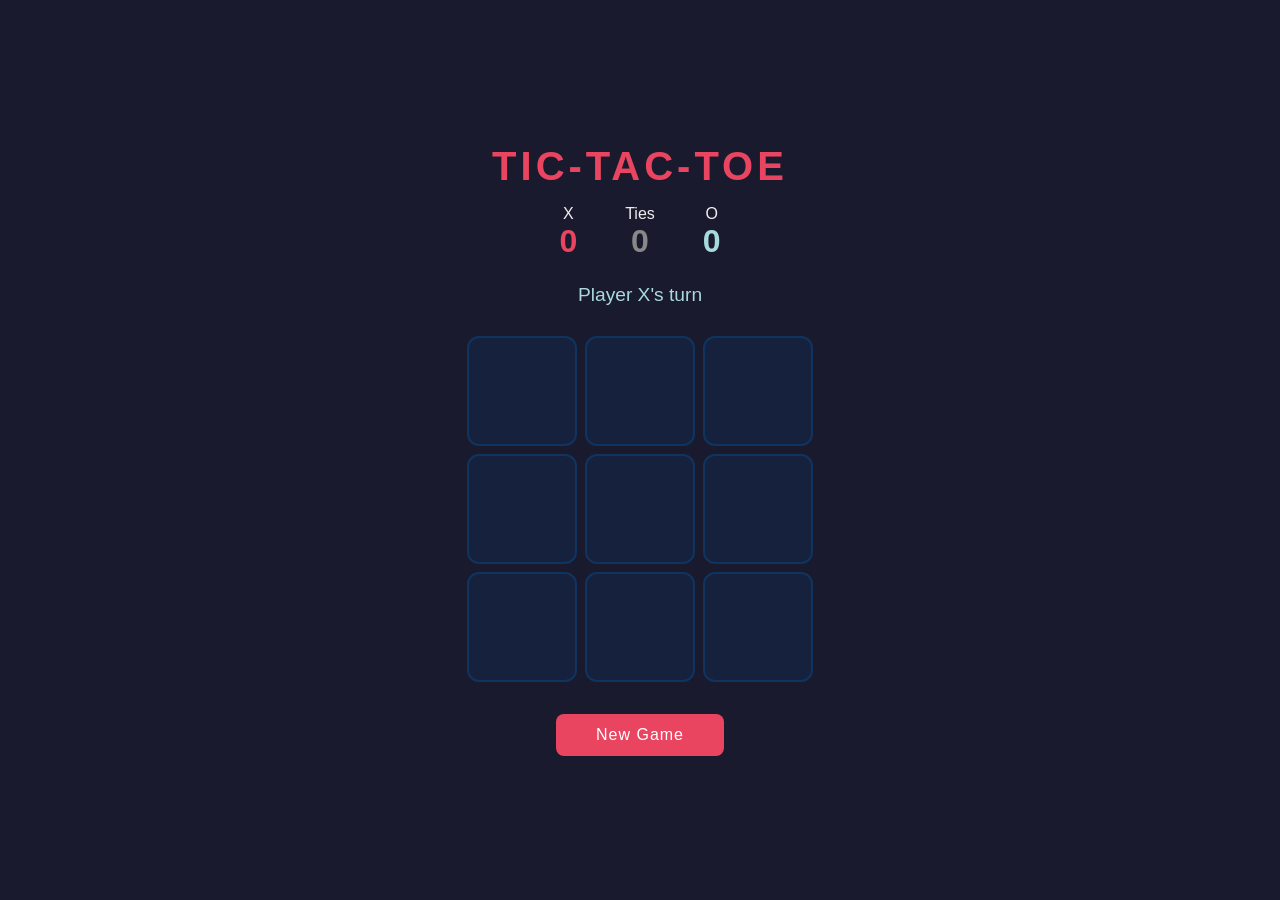
<file: tictactoe.html>
<!DOCTYPE html>
<html lang="en">
<head>
  <meta charset="UTF-8">
  <meta name="viewport" content="width=device-width, initial-scale=1.0">
  <title>Tic-Tac-Toe</title>
  <style>
    * {
      box-sizing: border-box;
      margin: 0;
      padding: 0;
    }

    body {
      min-height: 100vh;
      display: flex;
      flex-direction: column;
      align-items: center;
      justify-content: center;
      background: #1a1a2e;
      font-family: 'Segoe UI', sans-serif;
      color: #eee;
    }

    h1 {
      font-size: 2.5rem;
      margin-bottom: 1rem;
      letter-spacing: 4px;
      text-transform: uppercase;
      color: #e94560;
    }

    #status {
      font-size: 1.2rem;
      margin-bottom: 1.5rem;
      min-height: 1.8rem;
      color: #a8dadc;
    }

    #board {
      display: grid;
      grid-template-columns: repeat(3, 110px);
      grid-template-rows: repeat(3, 110px);
      gap: 8px;
    }

    .cell {
      background: #16213e;
      border: 2px solid #0f3460;
      border-radius: 12px;
      display: flex;
      align-items: center;
      justify-content: center;
      font-size: 3rem;
      font-weight: bold;
      cursor: pointer;
      transition: background 0.15s, transform 0.1s;
      user-select: none;
    }

    .cell:hover:not(.taken) {
      background: #0f3460;
      transform: scale(1.05);
    }

    .cell.x {
      color: #e94560;
    }

    .cell.o {
      color: #a8dadc;
    }

    .cell.win {
      background: #0f3460;
      border-color: #e94560;
      animation: pulse 0.5s ease;
    }

    @keyframes pulse {
      0%   { transform: scale(1); }
      50%  { transform: scale(1.12); }
      100% { transform: scale(1); }
    }

    #reset {
      margin-top: 2rem;
      padding: 0.75rem 2.5rem;
      font-size: 1rem;
      border: none;
      border-radius: 8px;
      background: #e94560;
      color: #fff;
      cursor: pointer;
      letter-spacing: 1px;
      transition: background 0.2s, transform 0.1s;
    }

    #reset:hover {
      background: #c73652;
      transform: scale(1.05);
    }

    #scores {
      display: flex;
      gap: 3rem;
      margin-bottom: 1.5rem;
      font-size: 1rem;
    }

    .score-box {
      text-align: center;
    }

    .score-box span {
      display: block;
      font-size: 2rem;
      font-weight: bold;
    }

    .score-box.x-score span { color: #e94560; }
    .score-box.o-score span { color: #a8dadc; }
    .score-box.tie-score span { color: #888; }
  </style>
</head>
<body>
  <h1>Tic-Tac-Toe</h1>

  <div id="scores">
    <div class="score-box x-score">X <span id="score-x">0</span></div>
    <div class="score-box tie-score">Ties <span id="score-tie">0</span></div>
    <div class="score-box o-score">O <span id="score-o">0</span></div>
  </div>

  <div id="status">Player X's turn</div>

  <div id="board">
    <div class="cell" data-i="0"></div>
    <div class="cell" data-i="1"></div>
    <div class="cell" data-i="2"></div>
    <div class="cell" data-i="3"></div>
    <div class="cell" data-i="4"></div>
    <div class="cell" data-i="5"></div>
    <div class="cell" data-i="6"></div>
    <div class="cell" data-i="7"></div>
    <div class="cell" data-i="8"></div>
  </div>

  <button id="reset">New Game</button>

  <script>
    const cells = document.querySelectorAll('.cell');
    const status = document.getElementById('status');
    const resetBtn = document.getElementById('reset');
    const scoreX = document.getElementById('score-x');
    const scoreO = document.getElementById('score-o');
    const scoreTie = document.getElementById('score-tie');

    const WINS = [
      [0,1,2],[3,4,5],[6,7,8],
      [0,3,6],[1,4,7],[2,5,8],
      [0,4,8],[2,4,6]
    ];

    let board = Array(9).fill('');
    let current = 'X';
    let gameOver = false;
    let scores = { X: 0, O: 0, T: 0 };

    function checkWinner() {
      for (const [a, b, c] of WINS) {
        if (board[a] && board[a] === board[b] && board[a] === board[c]) {
          return { winner: board[a], line: [a, b, c] };
        }
      }
      if (board.every(v => v)) return { winner: null, line: [] };
      return null;
    }

    function handleClick(e) {
      const i = +e.target.dataset.i;
      if (gameOver || board[i]) return;

      board[i] = current;
      e.target.textContent = current;
      e.target.classList.add('taken', current.toLowerCase());

      const result = checkWinner();
      if (result) {
        gameOver = true;
        if (result.winner) {
          result.line.forEach(idx => cells[idx].classList.add('win'));
          status.textContent = `Player ${result.winner} wins!`;
          scores[result.winner]++;
        } else {
          status.textContent = "It's a tie!";
          scores.T++;
        }
        scoreX.textContent = scores.X;
        scoreO.textContent = scores.O;
        scoreTie.textContent = scores.T;
        return;
      }

      current = current === 'X' ? 'O' : 'X';
      status.textContent = `Player ${current}'s turn`;
    }

    function resetGame() {
      board = Array(9).fill('');
      current = 'X';
      gameOver = false;
      cells.forEach(c => {
        c.textContent = '';
        c.className = 'cell';
      });
      status.textContent = "Player X's turn";
    }

    cells.forEach(c => c.addEventListener('click', handleClick));
    resetBtn.addEventListener('click', resetGame);
  </script>
</body>
</html>
</file>
<file: src/styles.css>
:root {
  --bg-primary: #0a0a0f;
  --bg-card: #13131a;
  --accent: #6c63ff;
  --accent-hover: #5a52e0;
  --text-primary: #ffffff;
  --text-secondary: #a0a0b0;
  --border: #1e1e2e;
}

* { margin: 0; padding: 0; box-sizing: border-box; }

body {
  background: var(--bg-primary);
  color: var(--text-primary);
  font-family: system-ui, -apple-system, sans-serif;
  line-height: 1.6;
}

nav {
  position: fixed;
  top: 0;
  width: 100%;
  background: rgba(10,10,15,0.95);
  backdrop-filter: blur(10px);
  display: flex;
  justify-content: space-between;
  align-items: center;
  padding: 1rem 2rem;
  z-index: 100;
  border-bottom: 1px solid var(--border);
}

.nav-logo {
  font-weight: 700;
  color: var(--accent);
}

.nav-links a {
  color: var(--text-secondary);
  text-decoration: none;
  margin-left: 2rem;
  transition: color 0.2s ease;
}

.nav-links a:hover {
  color: var(--text-primary);
}

.hero {
  min-height: 100vh;
  display: flex;
  align-items: center;
  justify-content: center;
  text-align: center;
  padding: 2rem;
  background: linear-gradient(135deg, #0a0a0f 0%, #13131a 50%, #0d0d1a 100%);
}

.hero h1 {
  font-size: clamp(2.5rem, 5vw, 4rem);
  margin-bottom: 1rem;
}

.hero p {
  font-size: 1.25rem;
  color: var(--text-secondary);
  margin-bottom: 2rem;
}

.btn-primary {
  background: var(--accent);
  color: white;
  padding: 0.875rem 2rem;
  border: none;
  border-radius: 8px;
  cursor: pointer;
  font-size: 1rem;
  transition: background 0.2s ease, transform 0.2s ease;
}

.btn-primary:hover {
  background: var(--accent-hover);
  transform: translateY(-2px);
}

section {
  padding: 5rem 2rem;
}

.container {
  max-width: 1100px;
  margin: 0 auto;
}

section h2 {
  font-size: 2rem;
  text-align: center;
  margin-bottom: 1rem;
}

.section-subtitle {
  text-align: center;
  color: var(--text-secondary);
  margin-bottom: 3rem;
}

.features-grid {
  display: grid;
  grid-template-columns: repeat(3, 1fr);
  gap: 2rem;
}

.feature-card {
  background: var(--bg-card);
  border: 1px solid var(--border);
  border-radius: 12px;
  padding: 2rem;
  transition: transform 0.2s ease, border-color 0.2s ease;
}

.feature-card:hover {
  transform: translateY(-4px);
  border-color: var(--accent);
}

.feature-icon {
  font-size: 2.5rem;
  margin-bottom: 1rem;
}

.feature-card h3 {
  margin-bottom: 0.75rem;
}

.feature-card p {
  color: var(--text-secondary);
}

.pricing-grid {
  display: grid;
  grid-template-columns: repeat(3, 1fr);
  gap: 2rem;
  align-items: start;
}

.pricing-card {
  background: var(--bg-card);
  border: 1px solid var(--border);
  border-radius: 12px;
  padding: 2.5rem;
  position: relative;
}

.pricing-card--featured {
  box-shadow: 0 0 0 2px var(--accent);
  border-color: var(--accent);
}

.badge {
  position: absolute;
  top: -14px;
  left: 50%;
  transform: translateX(-50%);
  background: var(--accent);
  color: white;
  padding: 0.3rem 1.25rem;
  border-radius: 20px;
  font-size: 0.8rem;
  white-space: nowrap;
}

.tier-name {
  font-size: 1.25rem;
  font-weight: 600;
  margin-bottom: 0.5rem;
}

.price {
  font-size: 3rem;
  font-weight: 700;
  margin: 1rem 0 0.25rem;
}

.price-period {
  color: var(--text-secondary);
  font-size: 0.9rem;
  margin-bottom: 1.5rem;
}

.features-list {
  list-style: none;
  margin-bottom: 2rem;
}

.features-list li {
  padding: 0.6rem 0;
  border-bottom: 1px solid var(--border);
  color: var(--text-secondary);
  font-size: 0.95rem;
}

.features-list li::before {
  content: "✓  ";
  color: var(--accent);
}

.contact-form {
  display: flex;
  flex-direction: column;
  gap: 1rem;
  max-width: 600px;
  margin: 0 auto;
}

input, textarea {
  background: var(--bg-card);
  border: 1px solid var(--border);
  color: var(--text-primary);
  padding: 0.875rem 1rem;
  border-radius: 8px;
  font-size: 1rem;
  width: 100%;
  outline: none;
  transition: border-color 0.2s ease;
}

input:focus, textarea:focus {
  border-color: var(--accent);
}

#form-status {
  text-align: center;
  margin-top: 0.5rem;
  font-weight: 500;
}

footer {
  text-align: center;
  padding: 2rem;
  color: var(--text-secondary);
  border-top: 1px solid var(--border);
}

@media (max-width: 768px) {
  .features-grid { grid-template-columns: 1fr; }
  .pricing-grid { grid-template-columns: 1fr; }
}
</file>
